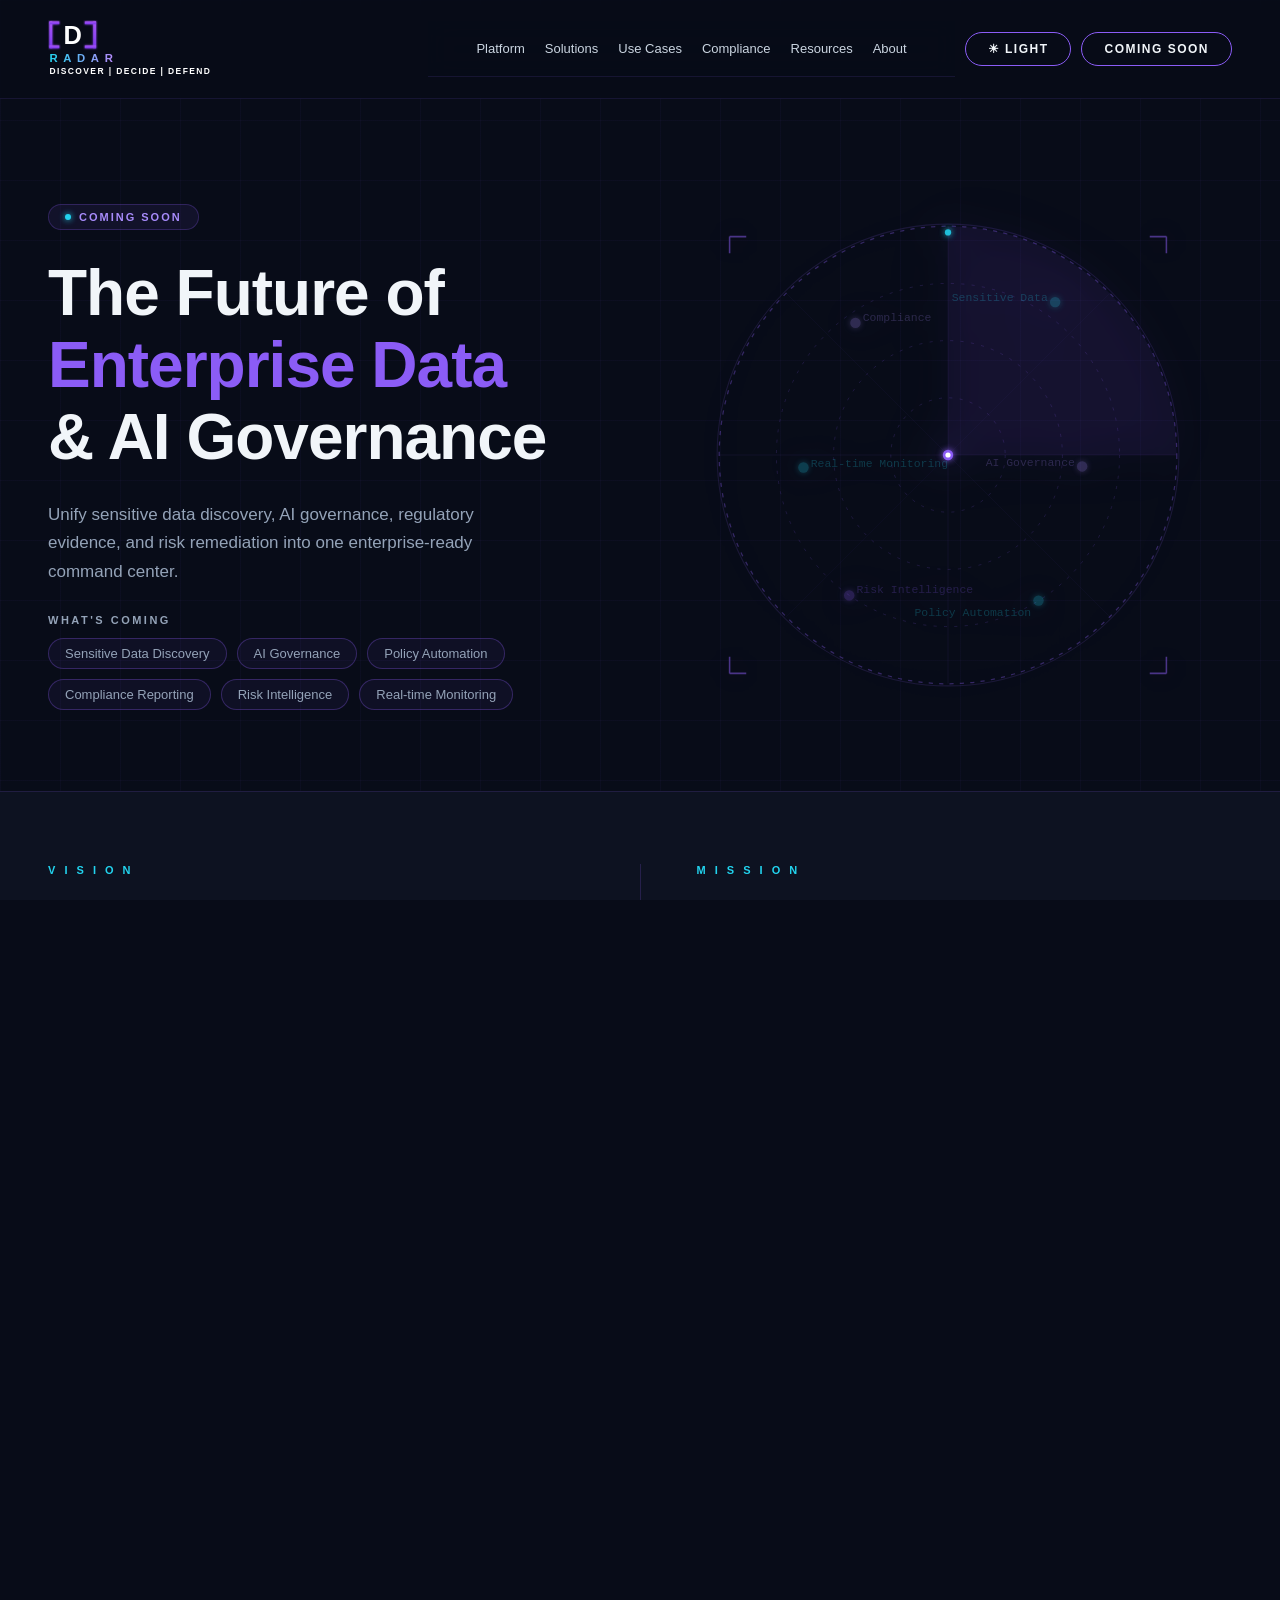
<file: index.html>
<!DOCTYPE html>
<html lang="en">
<head>
  <meta charset="UTF-8" />
  <meta name="viewport" content="width=device-width, initial-scale=1.0" />
  <title>[D]-RADAR — The Future of Enterprise Data & AI Governance</title>
  <link rel="icon" type="image/svg+xml" href="favicon.svg"/>
  <meta name="description" content="D-Radar is the command center for enterprise data and AI governance. Data Lineage, AI Model Governance, Policy Automation, Compliance Reporting." />
  <style>
    *, *::before, *::after { box-sizing: border-box; margin: 0; padding: 0; }

    :root {
      --bg:        #080c18;
      --bg2:       #0d1221;
      --purple:    #8b5cf6;
      --purple2:   #a78bfa;
      --cyan:      #22d3ee;
      --text:      #f1f5f9;
      --muted:     #94a3b8;
      --border:    rgba(139,92,246,0.25);
    }

    html, body {
      height: 100%;
      font-family: 'Inter', -apple-system, BlinkMacSystemFont, 'Segoe UI', sans-serif;
      background: var(--bg);
      color: var(--text);
      overflow-x: hidden;
    }

    /* ── NAV ── */
    nav {
      position: fixed; top: 0; left: 0; right: 0; z-index: 100;
      display: flex; align-items: center; justify-content: space-between;
      padding: 20px 48px;
      background: rgba(8,12,24,0.85);
      backdrop-filter: blur(12px);
      border-bottom: 1px solid rgba(139,92,246,0.12);
    }

    .logo {
      display: flex; align-items: center;
      text-decoration: none;
      gap: 0;
    }
    .logo svg { height: 58px; width: auto; }

    .nav-cta {
      padding: 9px 22px;
      border: 1.5px solid var(--purple);
      border-radius: 999px;
      font-size: 12px; font-weight: 600; letter-spacing: 1.5px;
      color: var(--text); text-transform: uppercase;
      cursor: pointer; background: transparent;
      transition: background 0.2s, color 0.2s;
    }
    .nav-cta:hover { background: var(--purple); color: #fff; }

    /* ── HERO ── */
    .hero {
      display: grid;
      grid-template-columns: 1fr 1fr;
      align-items: center;
      padding: 96px 48px 72px;
      gap: 48px;
      max-width: 1400px;
      margin: 0 auto;
    }

    .hero-left { display: flex; flex-direction: column; gap: 28px; }

    .badge {
      display: inline-flex; align-items: center; gap: 8px;
      padding: 6px 16px;
      border: 1px solid var(--border);
      border-radius: 999px;
      font-size: 11px; font-weight: 700; letter-spacing: 2px;
      color: var(--purple2); text-transform: uppercase;
      background: rgba(139,92,246,0.08);
      width: fit-content;
    }
    .badge-dot {
      width: 6px; height: 6px; border-radius: 50%;
      background: var(--cyan);
      box-shadow: 0 0 6px var(--cyan);
      animation: pulse 2s ease-in-out infinite;
    }
    @keyframes pulse {
      0%, 100% { opacity: 1; transform: scale(1); }
      50% { opacity: 0.5; transform: scale(0.8); }
    }

    h1 {
      font-size: clamp(38px, 5vw, 64px);
      font-weight: 800;
      line-height: 1.12;
      letter-spacing: -1px;
    }
    h1 .accent { color: var(--purple); }

    .subtitle {
      font-size: 17px;
      color: var(--muted);
      line-height: 1.65;
      max-width: 440px;
    }

    /* ── EMAIL FORM ── */
    .form-row {
      display: flex; gap: 0;
      max-width: 420px;
    }
    .form-row input {
      flex: 1;
      padding: 14px 20px;
      background: rgba(255,255,255,0.05);
      border: 1.5px solid rgba(139,92,246,0.35);
      border-right: none;
      border-radius: 10px 0 0 10px;
      font-size: 14px; color: var(--text);
      outline: none;
      transition: border-color 0.2s;
    }
    .form-row input::placeholder { color: var(--muted); }
    .form-row input:focus { border-color: var(--purple); }
    .form-row button {
      padding: 14px 26px;
      background: var(--purple);
      border: none;
      border-radius: 0 10px 10px 0;
      font-size: 14px; font-weight: 700; color: #fff;
      cursor: pointer;
      transition: background 0.2s, transform 0.1s;
      white-space: nowrap;
    }
    .form-row button:hover { background: #7c3aed; }
    .form-row button:active { transform: scale(0.98); }

    .form-note {
      font-size: 12px; color: var(--muted);
      margin-top: 6px;
    }

    /* ── WHAT'S COMING ── */
    .features-label {
      font-size: 11px; font-weight: 700; letter-spacing: 2.5px;
      color: var(--muted); text-transform: uppercase;
    }
    .features-pills {
      display: flex; flex-wrap: wrap; gap: 10px;
    }
    .pill {
      padding: 7px 16px;
      border: 1px solid rgba(139,92,246,0.3);
      border-radius: 999px;
      font-size: 13px; color: var(--muted);
      background: rgba(139,92,246,0.06);
      transition: border-color 0.2s, color 0.2s, background 0.2s;
      cursor: default;
    }
    .pill:hover {
      border-color: var(--purple);
      color: var(--purple2);
      background: rgba(139,92,246,0.12);
    }

    /* ── SUCCESS STATE ── */
    .success-msg {
      display: none;
      align-items: center;
      padding: 14px 20px;
      background: rgba(34,211,238,0.08);
      border: 1px solid rgba(34,211,238,0.3);
      border-radius: 10px;
      font-size: 14px; color: var(--cyan);
      max-width: 420px;
    }
    .success-msg.show { display: flex; }

    /* ── RADAR ── */
    .hero-right {
      display: flex; align-items: center; justify-content: center;
      position: relative;
    }

    .radar-wrap {
      position: relative;
      width: min(520px, 90vw);
      aspect-ratio: 1;
      isolation: isolate;
    }

    .radar-svg {
      width: 100%; height: 100%;
      overflow: visible;
    }

    /* Rotating sweep */
    .sweep-group {
      transform-origin: 50% 50%;
      animation: spin 6s linear infinite;
    }
    @keyframes spin {
      from { transform: rotate(0deg); }
      to   { transform: rotate(360deg); }
    }

    /* Blips — flash when sweep hits them */
    .blip {
      animation: blip-flash 6s ease-out infinite;
      opacity: 0.25;
    }
    @keyframes blip-flash {
      0%   { opacity: 1; }
      15%  { opacity: 0.7; }
      40%  { opacity: 0.25; }
      100% { opacity: 0.25; }
    }

    /* Glow on radar circle */
    .radar-glow {
      filter: drop-shadow(0 0 18px rgba(139,92,246,0.4))
              drop-shadow(0 0 36px rgba(139,92,246,0.15));
    }

    /* ── FOOTER ── */
    footer {
      border-top: 1px solid rgba(139,92,246,0.12);
      padding: 24px 48px;
      display: flex; align-items: center; justify-content: space-between;
      font-size: 13px; color: var(--muted);
      max-width: 100%;
    }
    footer a { color: var(--muted); text-decoration: none; }
    footer a:hover { color: var(--purple2); }

    /* ── BG GRID ── */
    body::before {
      content: '';
      position: fixed; inset: 0; z-index: 0;
      background-image:
        linear-gradient(rgba(139,92,246,0.04) 1px, transparent 1px),
        linear-gradient(90deg, rgba(139,92,246,0.04) 1px, transparent 1px);
      background-size: 60px 60px;
      pointer-events: none;
    }
    nav, .hero, .vm-section, .notify-section, footer { position: relative; z-index: 1; }

    /* ── LIGHT MODE ── */
    body.light { background: #f8f9ff; color: #1e1b4b; }
    body.light::before { background: radial-gradient(circle at 15% 10%,rgba(79,70,229,.1),transparent 28rem),linear-gradient(180deg,#f8f9ff,#eef2ff 70%); }
    body.light::after { background-image: linear-gradient(rgba(79,70,229,.04) 1px,transparent 1px),linear-gradient(90deg,rgba(79,70,229,.04) 1px,transparent 1px); }
    body.light nav { background: rgba(255,255,255,.95); border-bottom-color: rgba(79,70,229,.15); }
    @media (max-width: 1024px) { body.light nav { background: rgba(255,255,255,1); backdrop-filter: none; } body.light .nav-links-home { background: rgba(255,255,255,1); } }
    /* !important overrides inline style= on nav links */
    body.light nav a { color: #374151 !important; }
    body.light nav a:hover { color: #4f46e5 !important; }
    body.light .logo-d { fill: #1e1b4b; }
    body.light .logo-tagline { fill: #000000 !important; }
    body.light h1 { color: #1e1b4b; }
    body.light h1 .accent { color: #4f46e5; }
    body.light .subtitle { color: #374151; }
    body.light .badge { background: rgba(79,70,229,.08); border-color: rgba(79,70,229,.25); color: #4f46e5; }
    body.light .badge-dot { background: #4f46e5; box-shadow: 0 0 6px #4f46e5; }
    body.light .features-label { color: #374151; font-weight: 800; }
    body.light .pill { border-color: rgba(79,70,229,.25); color: #374151; background: rgba(79,70,229,.05); }
    body.light .pill:hover { border-color: #4f46e5; color: #4f46e5; background: rgba(79,70,229,.1); }
    body.light .form-row input { background: #fff; border-color: rgba(79,70,229,.35); color: #1e1b4b; }
    body.light .form-row input::placeholder { color: #94a3b8; }
    body.light .form-row button { background: #4f46e5; }
    body.light .form-row button:hover { background: #4338ca; }
    body.light .form-note { color: #64748b; }
    body.light footer { border-top-color: rgba(79,70,229,.14); color: #64748b; }
    body.light footer a { color: #64748b; }
    body.light footer a:hover { color: #4f46e5; }
    body.light .nav-cta { border-color: rgba(79,70,229,.4); color: #4f46e5 !important; }
    body.light .nav-cta:hover { background: #4f46e5; color: #fff !important; }
    body.light .ham-btn { border-color: rgba(79,70,229,.4); color: #4f46e5; }
    body.light .nav-links-home { background: rgba(255,255,255,1); border-bottom-color: rgba(79,70,229,.15); }
    body.light .nav-links-home a { border-bottom-color: rgba(79,70,229,.08); }
    body.light .success-msg { background: rgba(79,70,229,.08); border-color: rgba(79,70,229,.3); color: #4f46e5; }
    body.light .radar-svg text { fill: #0f172a !important; fill-opacity: 1 !important; }
    body.light .blip { opacity: 1 !important; animation: none !important; }

    /* ── VISION / MISSION ── */
    .vm-section {
      background: #0d1221;
      border-top: 1px solid rgba(139,92,246,.15);
      border-bottom: 1px solid rgba(139,92,246,.15);
      padding: 72px 48px;
    }
    .vm-inner {
      max-width: 1200px; margin: 0 auto;
      display: grid; grid-template-columns: 1fr auto 1fr; gap: 0; align-items: start;
    }
    .vm-label {
      font-size: 11px; font-weight: 700; letter-spacing: 3px;
      text-transform: uppercase; display: block; margin-bottom: 20px;
    }
    .vm-label-vision, .vm-label-mission { color: var(--cyan); }
    .vm-heading {
      font-size: clamp(28px, 3.5vw, 46px); font-weight: 900;
      color: #fff; line-height: 1.1; letter-spacing: -1px; margin: 0;
    }
    .vm-rule {
      width: 60px; height: 3px; background: var(--cyan);
      margin: 24px 0 28px; border-radius: 2px;
    }
    .vm-body {
      font-size: 15px; color: var(--muted); line-height: 1.65; max-width: 480px;
    }
    .vm-body + .vm-body { margin-top: 14px; }
    .vm-divider {
      width: 1px; background: rgba(139,92,246,.2);
      margin: 0 56px; align-self: stretch; min-height: 200px;
    }
    .vm-cards { display: flex; flex-direction: column; gap: 14px; margin-top: 0; }
    .vm-card {
      border-left: 3px solid var(--accent);
      background: rgba(255,255,255,.04);
      border-radius: 0 12px 12px 0;
      padding: 16px 20px;
    }
    .vm-card strong { display: block; font-size: 15px; font-weight: 700; color: #fff; margin-bottom: 5px; }
    .vm-card p { font-size: 13px; color: var(--muted); line-height: 1.5; margin: 0; }

    /* light mode */
    body.light .vm-section { background: #eef2ff; border-color: rgba(79,70,229,.15); }
    body.light .vm-label-vision,
    body.light .vm-label-mission { color: #4f46e5; }
    body.light .vm-heading { color: #1e1b4b; }
    body.light .vm-rule { background: #4f46e5; }
    body.light .vm-body { color: #374151; }
    body.light .vm-divider { background: rgba(79,70,229,.2); }
    body.light .vm-card { background: rgba(79,70,229,.08); }
    body.light .vm-card strong { color: #1e1b4b; }
    body.light .vm-card p { color: #374151; }

    /* ── NOTIFY SECTION ── */
    .notify-section {
      padding: 72px 48px;
      border-top: 1px solid rgba(139,92,246,.15);
    }
    .notify-inner {
      max-width: 1200px; margin: 0 auto;
      display: flex; align-items: center; justify-content: space-between;
      gap: 48px; flex-wrap: wrap;
    }
    .notify-heading {
      font-size: clamp(28px, 3vw, 42px); font-weight: 900;
      color: #fff; line-height: 1.1; letter-spacing: -1px; margin: 0 0 10px;
    }
    .notify-sub { font-size: 16px; color: var(--muted); line-height: 1.6; }
    .notify-form-wrap { flex: 1; min-width: 280px; max-width: 440px; display: flex; flex-direction: column; gap: 10px; }
    body.light .notify-heading { color: #1e1b4b; }
    body.light .notify-sub { color: #374151; }
    body.light .notify-section { border-top-color: rgba(79,70,229,.15); }

    /* Hide radar while mobile menu is open to prevent GPU layer bleed-through */
    body.menu-open .sweep-group,
    body.menu-open .blip { animation-play-state: paused; }
    body.menu-open .radar-wrap { visibility: hidden; }

    /* ── HAMBURGER ── */
    .nav-links-home { display: flex; align-items: center; gap: 20px; }
    .ham-btn {
      display: none; background: transparent; border: 1px solid rgba(139,92,246,.35);
      color: #a78bfa; border-radius: 10px; padding: 8px 10px; cursor: pointer;
      line-height: 0; transition: .2s; touch-action: manipulation;
    }
    .ham-btn:hover { background: rgba(139,92,246,.12); }
    .nav-actions-home { display: flex; align-items: center; gap: 10px; }

    /* ── RESPONSIVE ── */
    @media (max-width: 1024px) {
      nav { padding: 16px 24px; background: rgba(8,12,24,.98); backdrop-filter: none; }
      .nav-links-home {
        display: none; flex-direction: column; align-items: stretch;
        position: absolute; top: 100%; left: -24px; right: -24px;
        background: #080c18;
        border-bottom: 1px solid rgba(139,92,246,.2);
        padding: 8px 0; z-index: 9999;
      }
      .nav-links-home.open { display: flex; }
      .nav-links-home a {
        padding: 14px 24px !important; font-size: 15px !important;
        border-bottom: 1px solid rgba(139,92,246,.08);
      }
      .nav-links-home a:last-child { border-bottom: none; }
      .ham-btn { display: inline-flex; }
      .nav-cta-coming-soon { display: none; }
      .hero {
        grid-template-columns: 1fr;
        padding: 80px 24px 60px;
        text-align: center;
      }
      .hero-left { align-items: center; }
      .subtitle { max-width: 100%; }
      .form-row { max-width: 100%; }
      .features-pills { justify-content: center; }
      .hero-right { order: -1; }
      .radar-wrap { width: min(320px, 80vw); }
      footer { padding: 20px 24px; flex-direction: column; gap: 8px; text-align: center; }
      .vm-section { padding: 52px 24px; }
      .notify-section { padding: 52px 24px; }
      .notify-inner { flex-direction: column; align-items: flex-start; }
      .notify-form-wrap { max-width: 100%; width: 100%; }
      .vm-inner { grid-template-columns: 1fr; gap: 48px; }
      .vm-divider { display: none; }
      .vm-body { max-width: 100%; }
    }
  </style>
</head>
<body>

<!-- NAV -->
<nav>
  <a class="logo" href="#">
    <svg viewBox="0 0 238 82" fill="none" xmlns="http://www.w3.org/2000/svg">
      <defs>
        <linearGradient id="bracketGrad" x1="0" y1="0" x2="0" y2="1">
          <stop offset="0%" stop-color="#a855f7"/>
          <stop offset="100%" stop-color="#7c3aed"/>
        </linearGradient>
        <linearGradient id="textGrad" x1="0" y1="0" x2="1" y2="0">
          <stop offset="0%" stop-color="#22d3ee"/>
          <stop offset="100%" stop-color="#c084fc"/>
        </linearGradient>
        <filter id="lglow"><feGaussianBlur stdDeviation="1.5" result="b"/><feMerge><feMergeNode in="b"/><feMergeNode in="SourceGraphic"/></feMerge></filter>
      </defs>
      <g filter="url(#lglow)">
        <rect x="2"  y="2"  width="4" height="38" fill="url(#bracketGrad)"/>
        <rect x="2"  y="2"  width="14" height="4"  fill="url(#bracketGrad)"/>
        <rect x="2"  y="36" width="14" height="4"  fill="url(#bracketGrad)"/>
      </g>
      <g filter="url(#lglow)">
        <rect x="64" y="2"  width="4" height="38" fill="url(#bracketGrad)"/>
        <rect x="52" y="2"  width="16" height="4"  fill="url(#bracketGrad)"/>
        <rect x="52" y="36" width="16" height="4"  fill="url(#bracketGrad)"/>
      </g>
      <text x="35" y="34" font-family="Arial Black,Arial,sans-serif" font-weight="900"
            font-size="36" fill="white" text-anchor="middle" class="logo-d">D</text>
      <text x="2" y="60" font-family="Arial,sans-serif" font-weight="700"
            font-size="16" fill="url(#textGrad)" letter-spacing="8">RADAR</text>
      <text x="2" y="77" font-family="Arial,sans-serif" font-weight="700"
            font-size="12" fill="white" letter-spacing="2" class="logo-tagline">DISCOVER  |  DECIDE  |  DEFEND</text>
    </svg>
  </a>
  <div class="nav-actions-home">
    <nav id="index-nav-links" class="nav-links-home">
      <a href="platform.html" style="font-size:13px;color:#cbd5e1;text-decoration:none;font-weight:500;">Platform</a>
      <a href="solutions.html" style="font-size:13px;color:#cbd5e1;text-decoration:none;font-weight:500;">Solutions</a>
      <a href="use-cases.html" style="font-size:13px;color:#cbd5e1;text-decoration:none;font-weight:500;">Use Cases</a>
      <a href="compliance.html" style="font-size:13px;color:#cbd5e1;text-decoration:none;font-weight:500;">Compliance</a>
      <a href="resources.html" style="font-size:13px;color:#cbd5e1;text-decoration:none;font-weight:500;">Resources</a>
      <a href="about.html" style="font-size:13px;color:#cbd5e1;text-decoration:none;font-weight:500;">About</a>
    </nav>
    <button id="theme-toggle" class="nav-cta" style="font-size:12px;">☀ Light</button>
    <button class="nav-cta nav-cta-coming-soon" onclick="document.getElementById('email').focus()">Coming Soon</button>
    <button id="ham-btn" class="ham-btn" aria-label="Open navigation menu" aria-expanded="false" aria-controls="index-nav-links">
      <svg viewBox="0 0 24 24" width="20" height="20" fill="none" stroke="currentColor" stroke-width="2.5" stroke-linecap="round" aria-hidden="true"><line x1="3" y1="6" x2="21" y2="6"/><line x1="3" y1="12" x2="21" y2="12"/><line x1="3" y1="18" x2="21" y2="18"/></svg>
    </button>
  </div>
</nav>

<!-- HERO -->
<section class="hero">
  <div class="hero-left">
    <span class="badge"><span class="badge-dot"></span>Coming Soon</span>

    <h1>The Future of<br><span class="accent">Enterprise Data</span><br>&amp; AI Governance</h1>

    <p class="subtitle">
      Unify sensitive data discovery, AI governance, regulatory evidence, and risk remediation into one enterprise-ready command center.
    </p>

    <div style="display:flex;flex-direction:column;gap:12px">
      <span class="features-label">What's Coming</span>
      <div class="features-pills">
        <span class="pill">Sensitive Data Discovery</span>
        <span class="pill">AI Governance</span>
        <span class="pill">Policy Automation</span>
        <span class="pill">Compliance Reporting</span>
        <span class="pill">Risk Intelligence</span>
        <span class="pill">Real-time Monitoring</span>
      </div>
    </div>
  </div>

  <!-- RADAR -->
  <div class="hero-right">
    <div class="radar-wrap">
      <svg class="radar-svg radar-glow" viewBox="0 0 500 500" fill="none" xmlns="http://www.w3.org/2000/svg">
        <defs>
          <filter id="lineGlow" x="-50%" y="-50%" width="200%" height="200%">
            <feGaussianBlur stdDeviation="3" result="blur"/>
            <feMerge><feMergeNode in="blur"/><feMergeNode in="SourceGraphic"/></feMerge>
          </filter>
          <filter id="blipGlow" x="-100%" y="-100%" width="300%" height="300%">
            <feGaussianBlur stdDeviation="3" result="blur"/>
            <feMerge><feMergeNode in="blur"/><feMergeNode in="SourceGraphic"/></feMerge>
          </filter>
          <clipPath id="radarClip">
            <circle cx="250" cy="250" r="220"/>
          </clipPath>
        </defs>

        <!-- Outer ring glow -->
        <circle cx="250" cy="250" r="222" stroke="#8b5cf6" stroke-width="1" stroke-opacity="0.15"/>

        <!-- Concentric circles -->
        <circle cx="250" cy="250" r="220" stroke="#8b5cf6" stroke-width="1.2" stroke-opacity="0.35" stroke-dasharray="4 6"/>
        <circle cx="250" cy="250" r="165" stroke="#8b5cf6" stroke-width="0.8" stroke-opacity="0.2" stroke-dasharray="3 7"/>
        <circle cx="250" cy="250" r="110" stroke="#8b5cf6" stroke-width="0.8" stroke-opacity="0.2" stroke-dasharray="3 7"/>
        <circle cx="250" cy="250" r="55"  stroke="#8b5cf6" stroke-width="0.8" stroke-opacity="0.2" stroke-dasharray="3 7"/>

        <!-- Cross-hair lines -->
        <line x1="30"  y1="250" x2="470" y2="250" stroke="#8b5cf6" stroke-width="0.5" stroke-opacity="0.15"/>
        <line x1="250" y1="30"  x2="250" y2="470" stroke="#8b5cf6" stroke-width="0.5" stroke-opacity="0.15"/>
        <line x1="94"  y1="94"  x2="406" y2="406" stroke="#8b5cf6" stroke-width="0.4" stroke-opacity="0.1"/>
        <line x1="406" y1="94"  x2="94"  y2="406" stroke="#8b5cf6" stroke-width="0.4" stroke-opacity="0.1"/>

        <!-- Rotating sweep group (6s period) -->
        <g class="sweep-group" style="transform-origin:250px 250px">
          <path d="M250,250 L250,30 A220,220,0,0,1,470,250 Z"
                fill="#8b5cf6" fill-opacity="0.07" clip-path="url(#radarClip)"/>
          <line x1="250" y1="250" x2="250" y2="32"
                stroke="#22d3ee" stroke-width="1.8" stroke-linecap="round"
                filter="url(#lineGlow)" stroke-opacity="0.95"/>
          <circle cx="250" cy="36" r="3" fill="#22d3ee" filter="url(#blipGlow)" opacity="0.9"/>
        </g>

        <!-- Labeled blips — delay = angle/360 * 6s -->

        <!-- Sensitive Data Discovery ~35°: delay=0.58s, r=165 -->
        <g class="blip" style="animation-delay:0.58s">
          <circle cx="353" cy="103" r="5" fill="#22d3ee" filter="url(#blipGlow)"/>
          <text x="346" y="102" font-size="11" fill="#22d3ee" fill-opacity="0.9" font-family="monospace" text-anchor="end" class="rl">Sensitive Data</text>
        </g>

        <!-- AI Governance ~95°: delay=1.58s, r=110 -->
        <g class="blip" style="animation-delay:1.58s">
          <circle cx="379" cy="261" r="5" fill="#a78bfa" filter="url(#blipGlow)"/>
          <text font-size="11" fill="#a78bfa" fill-opacity="0.9" font-family="monospace" text-anchor="end" class="rl" x="372" y="261">AI Governance</text>
        </g>

        <!-- Policy Automation ~150°: delay=2.50s, r=165 -->
        <g class="blip" style="animation-delay:2.50s">
          <circle cx="337" cy="390" r="5" fill="#22d3ee" filter="url(#blipGlow)"/>
          <text x="330" y="405" font-size="11" fill="#22d3ee" fill-opacity="0.9" font-family="monospace" text-anchor="end" class="rl">Policy Automation</text>
        </g>

        <!-- Risk Intelligence ~210°: delay=3.50s, r=155 -->
        <g class="blip" style="animation-delay:3.50s">
          <circle cx="155" cy="385" r="5" fill="#8b5cf6" filter="url(#blipGlow)"/>
          <text x="162" y="383" font-size="11" fill="#8b5cf6" fill-opacity="0.9" font-family="monospace" text-anchor="start" class="rl">Risk Intelligence</text>
        </g>

        <!-- Real-time Monitoring ~270°: delay=4.50s, r=110 -->
        <g class="blip" style="animation-delay:4.50s">
          <circle cx="111" cy="262" r="5" fill="#22d3ee" filter="url(#blipGlow)"/>
          <text font-size="11" fill="#22d3ee" fill-opacity="0.9" font-family="monospace" text-anchor="start" class="rl" x="118" y="262">Real-time Monitoring</text>
        </g>

        <!-- Compliance Reporting ~305°: delay=5.08s, r=165 -->
        <g class="blip" style="animation-delay:5.08s">
          <circle cx="161" cy="123" r="5" fill="#a78bfa" filter="url(#blipGlow)"/>
          <text x="168" y="121" font-size="11" fill="#a78bfa" fill-opacity="0.9" font-family="monospace" text-anchor="start" class="rl">Compliance</text>
        </g>

        <!-- Centre dot -->
        <circle cx="250" cy="250" r="5" fill="#8b5cf6" filter="url(#blipGlow)"/>
        <circle cx="250" cy="250" r="2.5" fill="#fff"/>

        <!-- Corner bracket decorations -->
        <g stroke="#8b5cf6" stroke-width="1.5" stroke-opacity="0.5">
          <path d="M40,40 L40,56 M40,40 L56,40"/>
          <path d="M460,40 L460,56 M460,40 L444,40"/>
          <path d="M40,460 L40,444 M40,460 L56,460"/>
          <path d="M460,460 L460,444 M460,460 L444,460"/>
        </g>

      </svg>
    </div>
  </div>
</section>

<!-- VISION / MISSION (moved up, right after hero) -->
<section class="vm-section">
  <div class="vm-inner">

    <!-- LEFT: VISION -->
    <div class="vm-vision">
      <span class="vm-label vm-label-vision">V I S I O N</span>
      <h2 class="vm-heading">The Global Enterprise Trust Layer</h2>
      <div class="vm-rule"></div>
      <p class="vm-body">Enterprises should be able to discover, decide, and defend data risk continuously — across cloud, SaaS, AI, databases, and jurisdictions.</p>
      <p class="vm-body">D-RADAR turns fragmented data security, governance, and compliance signals into a computed trust layer for the modern enterprise.</p>
    </div>

    <!-- DIVIDER -->
    <div class="vm-divider"></div>

    <!-- RIGHT: MISSION -->
    <div class="vm-mission">
      <span class="vm-label vm-label-mission">M I S S I O N</span>
      <h2 class="vm-heading">Make Data Risk a Computed Property</h2>
      <div class="vm-rule" style="background:var(--purple)"></div>
      <div class="vm-cards">
        <div class="vm-card" style="--accent:#22d3ee">
          <strong>Discover</strong>
          <p>Know where sensitive and critical data lives, who owns it, and how it moves.</p>
        </div>
        <div class="vm-card" style="--accent:#4f8ef7">
          <strong>Decide</strong>
          <p>Compute what matters most using exposure, access, business criticality, and control posture.</p>
        </div>
        <div class="vm-card" style="--accent:#f59e0b">
          <strong>Defend</strong>
          <p>Reduce risk through automated remediation, policy enforcement, and evidence-ready controls.</p>
        </div>
      </div>
    </div>

  </div>
</section>

<!-- NOTIFY SECTION -->
<section class="notify-section">
  <div class="notify-inner">
    <div class="notify-text">
      <span class="badge" style="margin-bottom:16px"><span class="badge-dot"></span>Coming Soon</span>
      <h2 class="notify-heading">Be first in line</h2>
      <p class="notify-sub">Get early access when [D]-Radar launches for enterprise teams.</p>
    </div>
    <div class="notify-form-wrap">
      <div class="form-row" id="form-row">
        <input type="email" id="email" placeholder="your@company.com" autocomplete="email" />
        <button onclick="handleNotify()">Notify Me</button>
      </div>
      <div class="success-msg" id="success">
        ✓&nbsp; You're on the list — we'll reach out when D-Radar launches.
      </div>
      <p class="form-note">No spam. Early access for enterprise teams.</p>
    </div>
  </div>
</section>

<!-- FOOTER -->
<footer>
  <span>© 2026 [D]-Radar. All rights reserved.</span>
  <div style="display:flex;gap:24px;align-items:center;">
    <a href="mailto:hello@dradar.in">hello@dradar.in</a>
    <span style="color:var(--purple);font-weight:700;letter-spacing:1px;">[D]RADAR.IN</span>
  </div>
</footer>

<script>
  function handleNotify() {
    const email = document.getElementById('email').value.trim()
    if (!email || !email.includes('@')) {
      document.getElementById('email').style.borderColor = '#ef4444'
      setTimeout(() => document.getElementById('email').style.borderColor = '', 1500)
      return
    }
    window.location.href = 'mailto:hello@dradar.in?subject=Early%20Access%20Request&body=Email%3A%20' + encodeURIComponent(email)
    document.getElementById('form-row').style.display = 'none'
    document.getElementById('success').classList.add('show')
  }

  document.getElementById('email').addEventListener('keydown', e => {
    if (e.key === 'Enter') handleNotify()
  })

  // Home page hamburger
  ;(function() {
    const hamBtn = document.getElementById('ham-btn')
    const navLinks = document.getElementById('index-nav-links')
    if (!hamBtn || !navLinks) return
    const HAM = '<svg viewBox="0 0 24 24" width="20" height="20" fill="none" stroke="currentColor" stroke-width="2.5" stroke-linecap="round" aria-hidden="true"><line x1="3" y1="6" x2="21" y2="6"/><line x1="3" y1="12" x2="21" y2="12"/><line x1="3" y1="18" x2="21" y2="18"/></svg>'
    const X = '<svg viewBox="0 0 24 24" width="20" height="20" fill="none" stroke="currentColor" stroke-width="2.5" stroke-linecap="round" aria-hidden="true"><line x1="4" y1="4" x2="20" y2="20"/><line x1="20" y1="4" x2="4" y2="20"/></svg>'
    function closeMenu() {
      navLinks.classList.remove('open')
      hamBtn.setAttribute('aria-expanded', 'false')
      hamBtn.innerHTML = HAM
      document.body.classList.remove('menu-open')
    }
    hamBtn.addEventListener('click', e => {
      e.stopPropagation()
      const open = navLinks.classList.toggle('open')
      hamBtn.setAttribute('aria-expanded', String(open))
      hamBtn.innerHTML = open ? X : HAM
      document.body.classList.toggle('menu-open', open)
    })
    navLinks.querySelectorAll('a').forEach(a => a.addEventListener('click', closeMenu))
    document.addEventListener('click', e => {
      if (navLinks.classList.contains('open') && !navLinks.contains(e.target) && !hamBtn.contains(e.target)) closeMenu()
    })
  })()

  ;(function() {
    const btn = document.getElementById('theme-toggle')
    function applyTheme(light) {
      document.body.classList.toggle('light', light)
      if (btn) btn.textContent = light ? '🌑 Dark' : '☀ Light'
    }
    applyTheme(localStorage.getItem('theme') === 'light')
    if (btn) {
      btn.addEventListener('click', () => {
        const isLight = !document.body.classList.contains('light')
        applyTheme(isLight)
        localStorage.setItem('theme', isLight ? 'light' : 'dark')
      })
    }
  })()
</script>
</body>
</html>
</file>
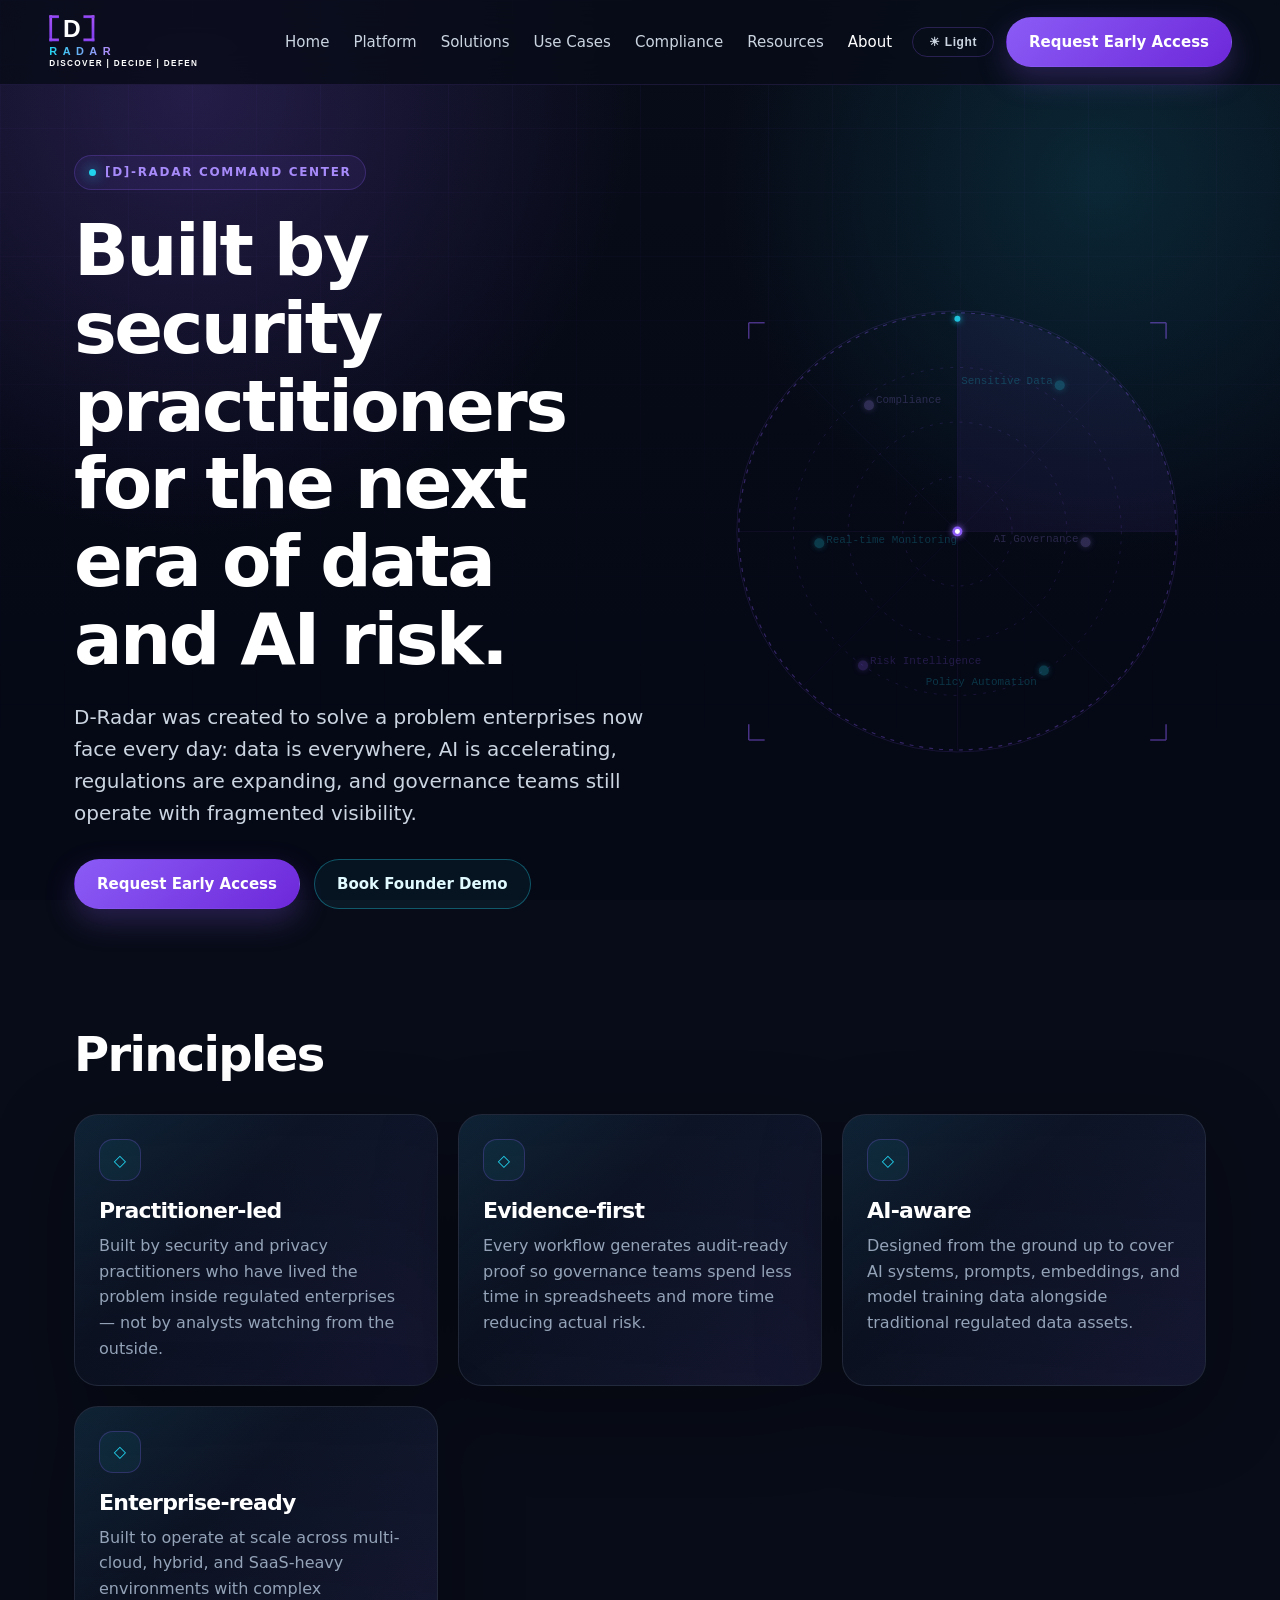
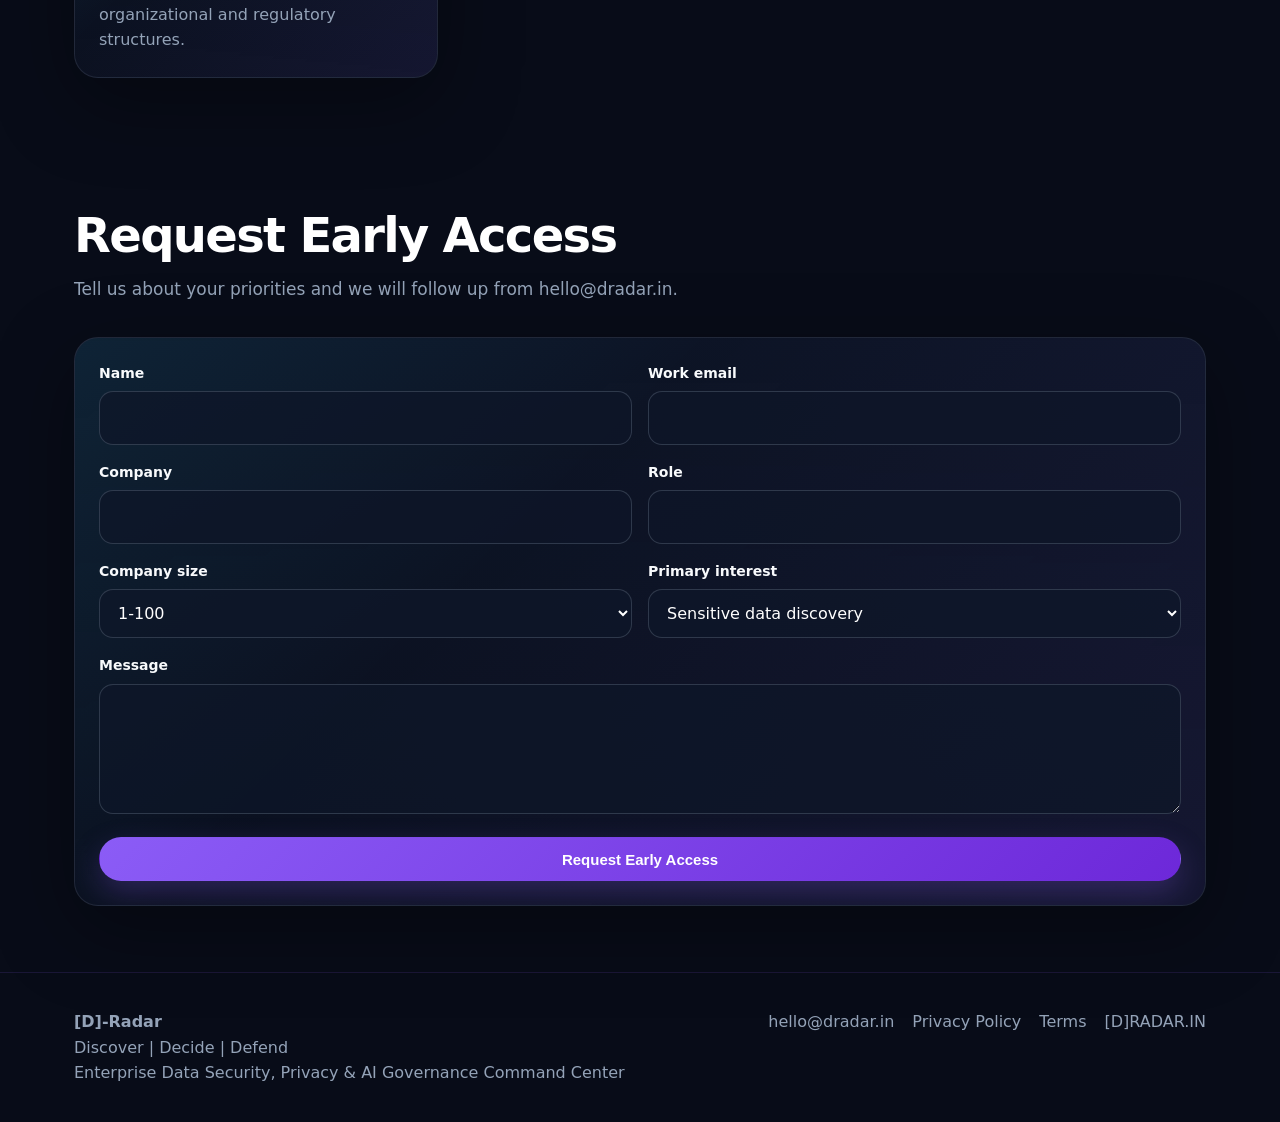
<file: about.html>
<!DOCTYPE html><html lang="en"><head><meta charset="UTF-8"><meta name="viewport" content="width=device-width, initial-scale=1.0"><title>About & Contact — [D]-RADAR</title><link rel="icon" type="image/svg+xml" href="favicon.svg"/><meta name="description" content="Learn about D-Radar and request early access or a founder demo."><meta property="og:title" content="About & Contact — D-Radar"><meta property="og:description" content="Learn about D-Radar and request early access or a founder demo."><meta property="og:type" content="website"><meta property="og:url" content="https://dradar.in/about.html"><meta property="og:site_name" content="D-Radar"><link rel="canonical" href="https://dradar.in/about.html"><link rel="stylesheet" href="styles.css"></head><body><a class="skip-link" href="#main">Skip to content</a><header class="navbar"><div class="nav-inner"><a class="logo" href="index.html" aria-label="D-Radar home"><svg viewBox="0 0 220 82" fill="none" xmlns="http://www.w3.org/2000/svg" aria-hidden="true"><defs><linearGradient id="bracketGrad" x1="0" y1="0" x2="0" y2="1"><stop offset="0%" stop-color="#a855f7"/><stop offset="100%" stop-color="#7c3aed"/></linearGradient><linearGradient id="textGrad" x1="0" y1="0" x2="1" y2="0"><stop offset="0%" stop-color="#22d3ee"/><stop offset="100%" stop-color="#c084fc"/></linearGradient></defs><rect x="2" y="2" width="4" height="38" fill="url(#bracketGrad)"/><rect x="2" y="2" width="14" height="4" fill="url(#bracketGrad)"/><rect x="2" y="36" width="14" height="4" fill="url(#bracketGrad)"/><rect x="64" y="2" width="4" height="38" fill="url(#bracketGrad)"/><rect x="52" y="2" width="16" height="4" fill="url(#bracketGrad)"/><rect x="52" y="36" width="16" height="4" fill="url(#bracketGrad)"/><text x="35" y="34" font-family="Arial Black,Arial,sans-serif" font-weight="900" font-size="36" fill="white" text-anchor="middle" class="logo-d">D</text><text x="2" y="60" font-family="Arial,sans-serif" font-weight="700" font-size="16" fill="url(#textGrad)" letter-spacing="8">RADAR</text><text x="2" y="77" font-family="Arial,sans-serif" font-weight="700" font-size="12" fill="white" letter-spacing="2" class="logo-tagline">DISCOVER | DECIDE | DEFEND</text></svg></a><nav class="nav-links" id="nav-links" aria-label="Primary navigation"><a href="index.html">Home</a><a href="platform.html" >Platform</a><a href="solutions.html" >Solutions</a><a href="use-cases.html" >Use Cases</a><a href="compliance.html" >Compliance</a><a href="resources.html" >Resources</a><a href="about.html" aria-current="page">About</a></nav><div class="nav-actions"><button id="theme-toggle" class="theme-toggle">☀ Light</button><a class="btn btn-primary" href="about.html#contact">Request Early Access</a><button class="menu-toggle" type="button" aria-label="Open navigation menu" aria-controls="nav-links" aria-expanded="false"><svg viewBox="0 0 24 24" width="20" height="20" fill="none" stroke="currentColor" stroke-width="2.5" stroke-linecap="round" aria-hidden="true"><line x1="3" y1="6" x2="21" y2="6"/><line x1="3" y1="12" x2="21" y2="12"/><line x1="3" y1="18" x2="21" y2="18"/></svg></button></div></div></header><main id="main"><section class="hero"><div class="container hero-grid"><div><span class="eyebrow"><span class="dot"></span>[D]-Radar Command Center</span><h1>Built by security practitioners for the next era of data and AI risk.</h1><p class="lead">D-Radar was created to solve a problem enterprises now face every day: data is everywhere, AI is accelerating, regulations are expanding, and governance teams still operate with fragmented visibility.</p><div class="hero-actions"><a class="btn btn-primary" href="about.html#contact">Request Early Access</a><a class="btn btn-secondary" href="about.html#contact">Book Founder Demo</a></div></div><div class="radar-panel" aria-hidden="true"><svg class="radar-svg-panel" viewBox="0 0 500 500" fill="none" xmlns="http://www.w3.org/2000/svg"><defs><filter id="pLG" x="-50%" y="-50%" width="200%" height="200%"><feGaussianBlur stdDeviation="3" result="blur"/><feMerge><feMergeNode in="blur"/><feMergeNode in="SourceGraphic"/></feMerge></filter><filter id="pBG" x="-100%" y="-100%" width="300%" height="300%"><feGaussianBlur stdDeviation="3" result="blur"/><feMerge><feMergeNode in="blur"/><feMergeNode in="SourceGraphic"/></feMerge></filter><clipPath id="pClip"><circle cx="250" cy="250" r="220"/></clipPath></defs><circle cx="250" cy="250" r="222" stroke="#8b5cf6" stroke-width="1" stroke-opacity="0.15"/><circle cx="250" cy="250" r="220" stroke="#8b5cf6" stroke-width="1.2" stroke-opacity="0.35" stroke-dasharray="4 6"/><circle cx="250" cy="250" r="165" stroke="#8b5cf6" stroke-width="0.8" stroke-opacity="0.2" stroke-dasharray="3 7"/><circle cx="250" cy="250" r="110" stroke="#8b5cf6" stroke-width="0.8" stroke-opacity="0.2" stroke-dasharray="3 7"/><circle cx="250" cy="250" r="55" stroke="#8b5cf6" stroke-width="0.8" stroke-opacity="0.2" stroke-dasharray="3 7"/><line x1="30" y1="250" x2="470" y2="250" stroke="#8b5cf6" stroke-width="0.5" stroke-opacity="0.15"/><line x1="250" y1="30" x2="250" y2="470" stroke="#8b5cf6" stroke-width="0.5" stroke-opacity="0.15"/><line x1="94" y1="94" x2="406" y2="406" stroke="#8b5cf6" stroke-width="0.4" stroke-opacity="0.1"/><line x1="406" y1="94" x2="94" y2="406" stroke="#8b5cf6" stroke-width="0.4" stroke-opacity="0.1"/><g class="ssweep" style="transform-origin:250px 250px"><path d="M250,250 L250,30 A220,220,0,0,1,470,250 Z" fill="#8b5cf6" fill-opacity="0.07" clip-path="url(#pClip)"/><line x1="250" y1="250" x2="250" y2="32" stroke="#22d3ee" stroke-width="1.8" stroke-linecap="round" filter="url(#pLG)" stroke-opacity="0.95"/><circle cx="250" cy="36" r="3" fill="#22d3ee" filter="url(#pBG)" opacity="0.9"/></g><g class="sblip" style="animation-delay:0.58s"><circle cx="353" cy="103" r="5" fill="#22d3ee" filter="url(#pBG)"/><text x="346" y="102" font-size="11" fill="#22d3ee" fill-opacity="0.9" font-family="monospace" text-anchor="end" class="rl">Sensitive Data</text></g><g class="sblip" style="animation-delay:1.58s"><circle cx="379" cy="261" r="5" fill="#a78bfa" filter="url(#pBG)"/><text font-size="11" fill="#a78bfa" fill-opacity="0.9" font-family="monospace" text-anchor="end" class="rl" x="372" y="261">AI Governance</text></g><g class="sblip" style="animation-delay:2.47s"><circle cx="337" cy="390" r="5" fill="#22d3ee" filter="url(#pBG)"/><text x="330" y="405" font-size="11" fill="#22d3ee" fill-opacity="0.9" font-family="monospace" text-anchor="end" class="rl">Policy Automation</text></g><g class="sblip" style="animation-delay:3.58s"><circle cx="155" cy="385" r="5" fill="#8b5cf6" filter="url(#pBG)"/><text x="162" y="383" font-size="11" fill="#8b5cf6" fill-opacity="0.9" font-family="monospace" text-anchor="start" class="rl">Risk Intelligence</text></g><g class="sblip" style="animation-delay:4.42s"><circle cx="111" cy="262" r="5" fill="#22d3ee" filter="url(#pBG)"/><text font-size="11" fill="#22d3ee" fill-opacity="0.9" font-family="monospace" text-anchor="start" class="rl" x="118" y="262">Real-time Monitoring</text></g><g class="sblip" style="animation-delay:5.42s"><circle cx="161" cy="123" r="5" fill="#a78bfa" filter="url(#pBG)"/><text x="168" y="121" font-size="11" fill="#a78bfa" fill-opacity="0.9" font-family="monospace" text-anchor="start" class="rl">Compliance</text></g><circle cx="250" cy="250" r="5" fill="#8b5cf6" filter="url(#pBG)"/><circle cx="250" cy="250" r="2.5" fill="#fff"/><g stroke="#8b5cf6" stroke-width="1.5" stroke-opacity="0.5"><path d="M40,40 L40,56 M40,40 L56,40"/><path d="M460,40 L460,56 M460,40 L444,40"/><path d="M40,460 L40,444 M40,460 L56,460"/><path d="M460,460 L460,444 M460,460 L444,460"/></g></svg></div></div></section><section class="section"><div class="container"><div class="section-head"><h2>Principles</h2></div><div class="grid grid-3 "><article class="card"><div class="icon">◇</div><h3>Practitioner-led</h3><p>Built by security and privacy practitioners who have lived the problem inside regulated enterprises — not by analysts watching from the outside.</p></article><article class="card"><div class="icon">◇</div><h3>Evidence-first</h3><p>Every workflow generates audit-ready proof so governance teams spend less time in spreadsheets and more time reducing actual risk.</p></article><article class="card"><div class="icon">◇</div><h3>AI-aware</h3><p>Designed from the ground up to cover AI systems, prompts, embeddings, and model training data alongside traditional regulated data assets.</p></article><article class="card"><div class="icon">◇</div><h3>Enterprise-ready</h3><p>Built to operate at scale across multi-cloud, hybrid, and SaaS-heavy environments with complex organizational and regulatory structures.</p></article></div></div></section><section class="section" id="contact"><div class="container"><div class="section-head"><h2>Request Early Access</h2><p>Tell us about your priorities and we will follow up from hello@dradar.in.</p></div><form class="card form" aria-label="Early access contact form" action="mailto:hello@dradar.in" method="POST" enctype="text/plain"><div class="form-row"><div class="field"><label for="name">Name</label><input id="name" name="name" autocomplete="name" required></div><div class="field"><label for="email">Work email</label><input id="email" name="email" type="email" autocomplete="email" required></div></div><div class="form-row"><div class="field"><label for="company">Company</label><input id="company" name="company" autocomplete="organization"></div><div class="field"><label for="role">Role</label><input id="role" name="role" autocomplete="organization-title"></div></div><div class="form-row"><div class="field"><label for="size">Company size</label><select id="size" name="size"><option>1-100</option><option>101-1,000</option><option>1,001-10,000</option><option>10,000+</option></select></div><div class="field"><label for="interest">Primary interest</label><select id="interest" name="interest"><option>Sensitive data discovery</option><option>AI governance</option><option>Compliance evidence</option><option>Privacy operations</option><option>Founder demo</option></select></div></div><div class="field"><label for="message">Message</label><textarea id="message" name="message"></textarea></div><button class="btn btn-primary" type="submit">Request Early Access</button></form></div></section></main><footer class="footer"><div class="container footer-grid"><div><strong>[D]-Radar</strong><p>Discover | Decide | Defend</p><p>Enterprise Data Security, Privacy & AI Governance Command Center</p></div><div class="footer-links"><a href="mailto:hello@dradar.in">hello@dradar.in</a><a href="privacy.html">Privacy Policy</a><a href="terms.html">Terms</a><span>[D]RADAR.IN</span></div></div></footer><script src="script.js"></script></body></html>
</file>
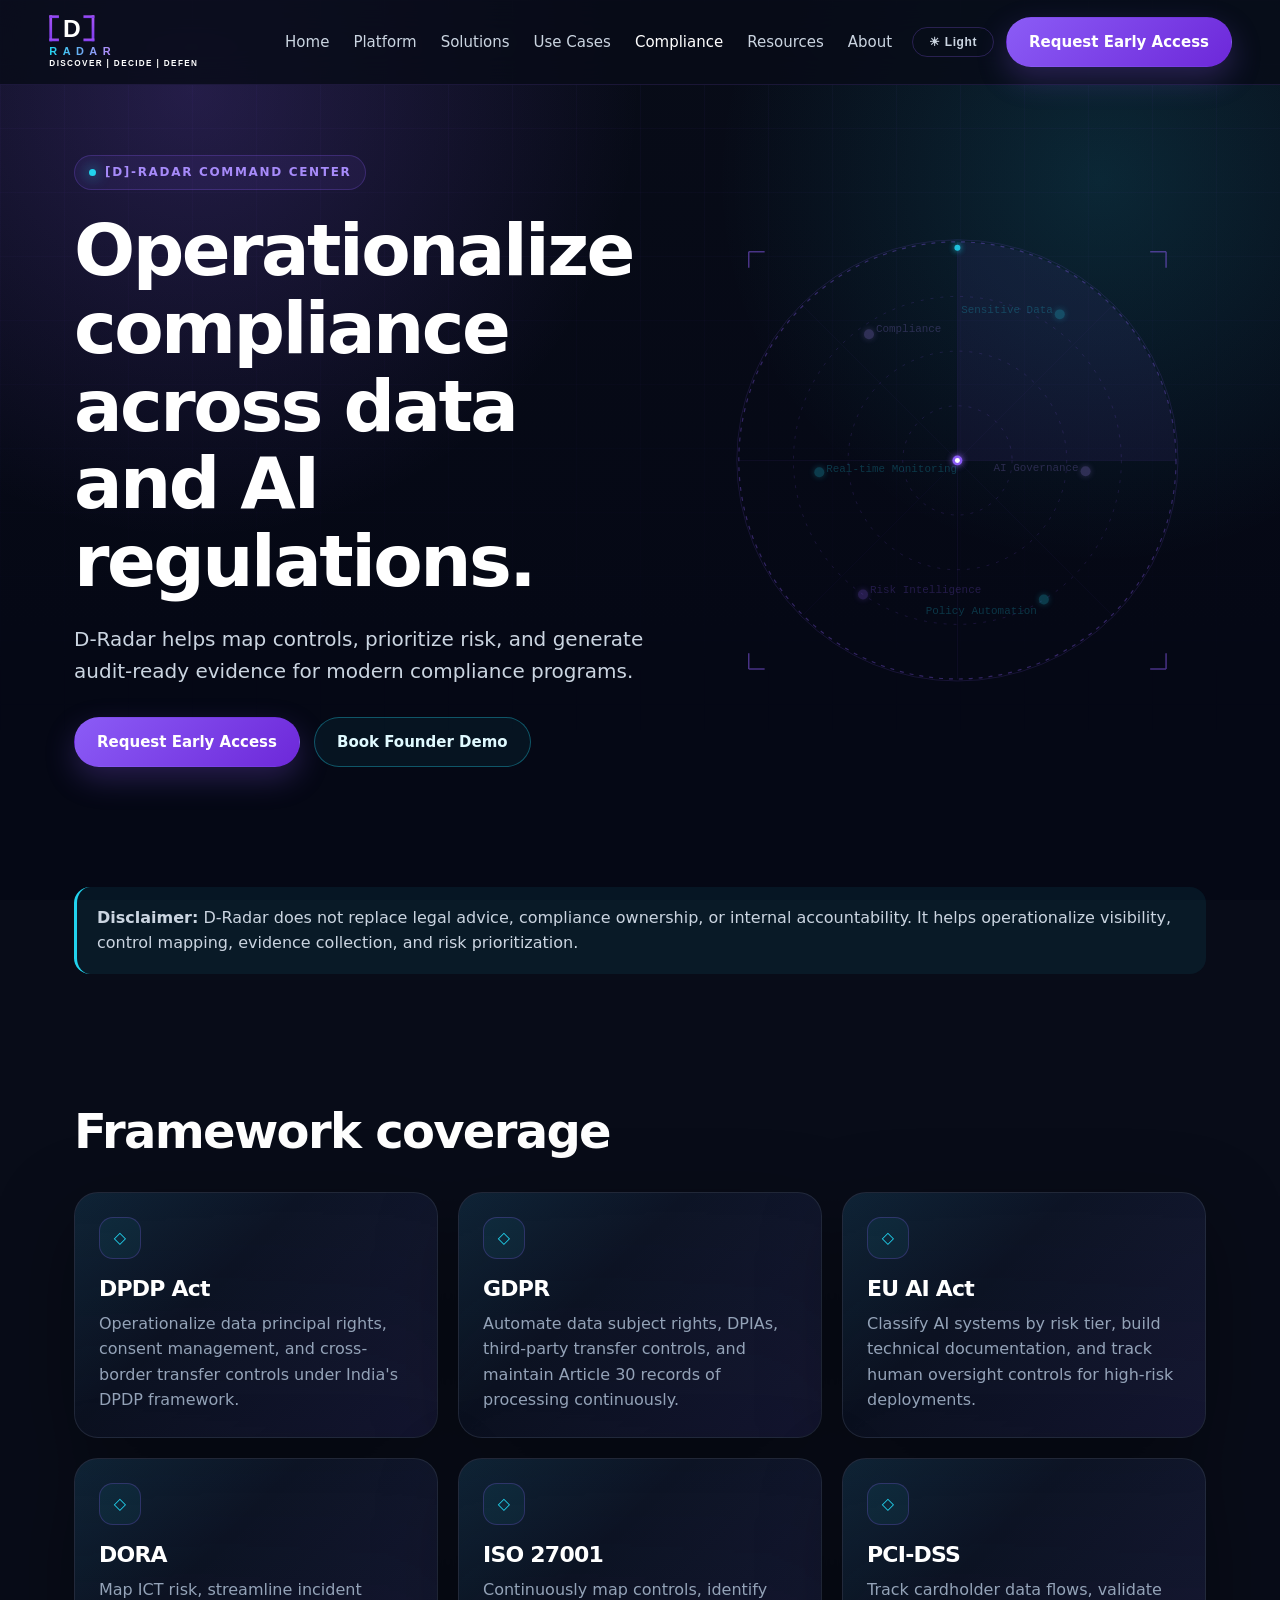
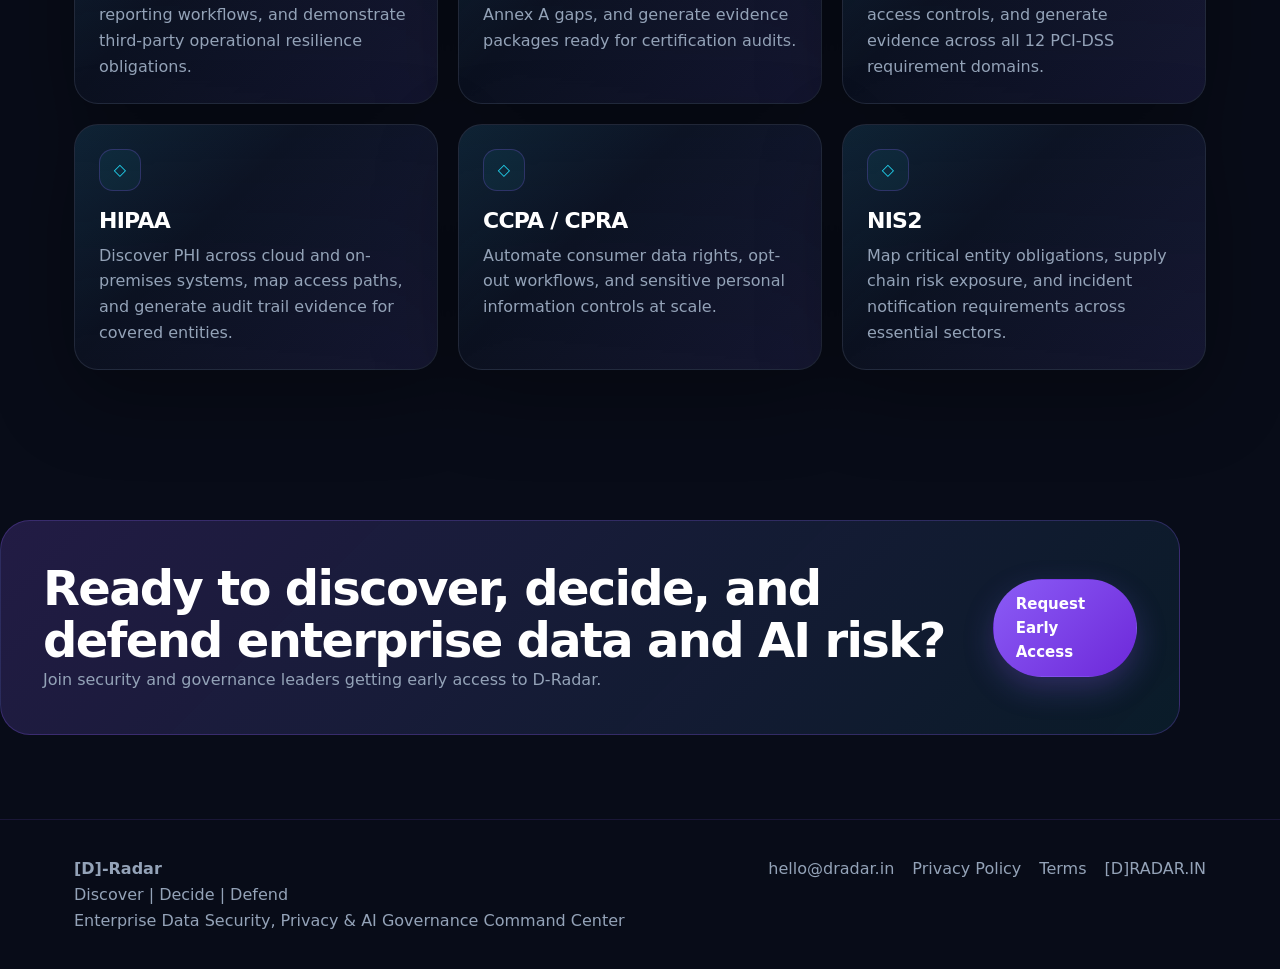
<file: compliance.html>
<!DOCTYPE html><html lang="en"><head><meta charset="UTF-8"><meta name="viewport" content="width=device-width, initial-scale=1.0"><title>Compliance — [D]-RADAR</title><link rel="icon" type="image/svg+xml" href="favicon.svg"/><meta name="description" content="Map frameworks and evidence workflows for data privacy, security, and AI governance compliance."><meta property="og:title" content="Compliance — D-Radar"><meta property="og:description" content="Map frameworks and evidence workflows for data privacy, security, and AI governance compliance."><meta property="og:type" content="website"><meta property="og:url" content="https://dradar.in/compliance.html"><meta property="og:site_name" content="D-Radar"><link rel="canonical" href="https://dradar.in/compliance.html"><link rel="stylesheet" href="styles.css"></head><body><a class="skip-link" href="#main">Skip to content</a><header class="navbar"><div class="nav-inner"><a class="logo" href="index.html" aria-label="D-Radar home"><svg viewBox="0 0 220 82" fill="none" xmlns="http://www.w3.org/2000/svg" aria-hidden="true"><defs><linearGradient id="bracketGrad" x1="0" y1="0" x2="0" y2="1"><stop offset="0%" stop-color="#a855f7"/><stop offset="100%" stop-color="#7c3aed"/></linearGradient><linearGradient id="textGrad" x1="0" y1="0" x2="1" y2="0"><stop offset="0%" stop-color="#22d3ee"/><stop offset="100%" stop-color="#c084fc"/></linearGradient></defs><rect x="2" y="2" width="4" height="38" fill="url(#bracketGrad)"/><rect x="2" y="2" width="14" height="4" fill="url(#bracketGrad)"/><rect x="2" y="36" width="14" height="4" fill="url(#bracketGrad)"/><rect x="64" y="2" width="4" height="38" fill="url(#bracketGrad)"/><rect x="52" y="2" width="16" height="4" fill="url(#bracketGrad)"/><rect x="52" y="36" width="16" height="4" fill="url(#bracketGrad)"/><text x="35" y="34" font-family="Arial Black,Arial,sans-serif" font-weight="900" font-size="36" fill="white" text-anchor="middle" class="logo-d">D</text><text x="2" y="60" font-family="Arial,sans-serif" font-weight="700" font-size="16" fill="url(#textGrad)" letter-spacing="8">RADAR</text><text x="2" y="77" font-family="Arial,sans-serif" font-weight="700" font-size="12" fill="white" letter-spacing="2" class="logo-tagline">DISCOVER | DECIDE | DEFEND</text></svg></a><nav class="nav-links" id="nav-links" aria-label="Primary navigation"><a href="index.html">Home</a><a href="platform.html" >Platform</a><a href="solutions.html" >Solutions</a><a href="use-cases.html" >Use Cases</a><a href="compliance.html" aria-current="page">Compliance</a><a href="resources.html" >Resources</a><a href="about.html" >About</a></nav><div class="nav-actions"><button id="theme-toggle" class="theme-toggle">☀ Light</button><a class="btn btn-primary" href="about.html#contact">Request Early Access</a><button class="menu-toggle" type="button" aria-label="Open navigation menu" aria-controls="nav-links" aria-expanded="false"><svg viewBox="0 0 24 24" width="20" height="20" fill="none" stroke="currentColor" stroke-width="2.5" stroke-linecap="round" aria-hidden="true"><line x1="3" y1="6" x2="21" y2="6"/><line x1="3" y1="12" x2="21" y2="12"/><line x1="3" y1="18" x2="21" y2="18"/></svg></button></div></div></header><main id="main"><section class="hero"><div class="container hero-grid"><div><span class="eyebrow"><span class="dot"></span>[D]-Radar Command Center</span><h1>Operationalize compliance across data and AI regulations.</h1><p class="lead">D-Radar helps map controls, prioritize risk, and generate audit-ready evidence for modern compliance programs.</p><div class="hero-actions"><a class="btn btn-primary" href="about.html#contact">Request Early Access</a><a class="btn btn-secondary" href="about.html#contact">Book Founder Demo</a></div></div><div class="radar-panel" aria-hidden="true"><svg class="radar-svg-panel" viewBox="0 0 500 500" fill="none" xmlns="http://www.w3.org/2000/svg"><defs><filter id="pLG" x="-50%" y="-50%" width="200%" height="200%"><feGaussianBlur stdDeviation="3" result="blur"/><feMerge><feMergeNode in="blur"/><feMergeNode in="SourceGraphic"/></feMerge></filter><filter id="pBG" x="-100%" y="-100%" width="300%" height="300%"><feGaussianBlur stdDeviation="3" result="blur"/><feMerge><feMergeNode in="blur"/><feMergeNode in="SourceGraphic"/></feMerge></filter><clipPath id="pClip"><circle cx="250" cy="250" r="220"/></clipPath></defs><circle cx="250" cy="250" r="222" stroke="#8b5cf6" stroke-width="1" stroke-opacity="0.15"/><circle cx="250" cy="250" r="220" stroke="#8b5cf6" stroke-width="1.2" stroke-opacity="0.35" stroke-dasharray="4 6"/><circle cx="250" cy="250" r="165" stroke="#8b5cf6" stroke-width="0.8" stroke-opacity="0.2" stroke-dasharray="3 7"/><circle cx="250" cy="250" r="110" stroke="#8b5cf6" stroke-width="0.8" stroke-opacity="0.2" stroke-dasharray="3 7"/><circle cx="250" cy="250" r="55" stroke="#8b5cf6" stroke-width="0.8" stroke-opacity="0.2" stroke-dasharray="3 7"/><line x1="30" y1="250" x2="470" y2="250" stroke="#8b5cf6" stroke-width="0.5" stroke-opacity="0.15"/><line x1="250" y1="30" x2="250" y2="470" stroke="#8b5cf6" stroke-width="0.5" stroke-opacity="0.15"/><line x1="94" y1="94" x2="406" y2="406" stroke="#8b5cf6" stroke-width="0.4" stroke-opacity="0.1"/><line x1="406" y1="94" x2="94" y2="406" stroke="#8b5cf6" stroke-width="0.4" stroke-opacity="0.1"/><g class="ssweep" style="transform-origin:250px 250px"><path d="M250,250 L250,30 A220,220,0,0,1,470,250 Z" fill="#8b5cf6" fill-opacity="0.07" clip-path="url(#pClip)"/><line x1="250" y1="250" x2="250" y2="32" stroke="#22d3ee" stroke-width="1.8" stroke-linecap="round" filter="url(#pLG)" stroke-opacity="0.95"/><circle cx="250" cy="36" r="3" fill="#22d3ee" filter="url(#pBG)" opacity="0.9"/></g><g class="sblip" style="animation-delay:0.58s"><circle cx="353" cy="103" r="5" fill="#22d3ee" filter="url(#pBG)"/><text x="346" y="102" font-size="11" fill="#22d3ee" fill-opacity="0.9" font-family="monospace" text-anchor="end" class="rl">Sensitive Data</text></g><g class="sblip" style="animation-delay:1.58s"><circle cx="379" cy="261" r="5" fill="#a78bfa" filter="url(#pBG)"/><text font-size="11" fill="#a78bfa" fill-opacity="0.9" font-family="monospace" text-anchor="end" class="rl" x="372" y="261">AI Governance</text></g><g class="sblip" style="animation-delay:2.47s"><circle cx="337" cy="390" r="5" fill="#22d3ee" filter="url(#pBG)"/><text x="330" y="405" font-size="11" fill="#22d3ee" fill-opacity="0.9" font-family="monospace" text-anchor="end" class="rl">Policy Automation</text></g><g class="sblip" style="animation-delay:3.58s"><circle cx="155" cy="385" r="5" fill="#8b5cf6" filter="url(#pBG)"/><text x="162" y="383" font-size="11" fill="#8b5cf6" fill-opacity="0.9" font-family="monospace" text-anchor="start" class="rl">Risk Intelligence</text></g><g class="sblip" style="animation-delay:4.42s"><circle cx="111" cy="262" r="5" fill="#22d3ee" filter="url(#pBG)"/><text font-size="11" fill="#22d3ee" fill-opacity="0.9" font-family="monospace" text-anchor="start" class="rl" x="118" y="262">Real-time Monitoring</text></g><g class="sblip" style="animation-delay:5.42s"><circle cx="161" cy="123" r="5" fill="#a78bfa" filter="url(#pBG)"/><text x="168" y="121" font-size="11" fill="#a78bfa" fill-opacity="0.9" font-family="monospace" text-anchor="start" class="rl">Compliance</text></g><circle cx="250" cy="250" r="5" fill="#8b5cf6" filter="url(#pBG)"/><circle cx="250" cy="250" r="2.5" fill="#fff"/><g stroke="#8b5cf6" stroke-width="1.5" stroke-opacity="0.5"><path d="M40,40 L40,56 M40,40 L56,40"/><path d="M460,40 L460,56 M460,40 L444,40"/><path d="M40,460 L40,444 M40,460 L56,460"/><path d="M460,460 L460,444 M460,460 L444,460"/></g></svg></div></div></section><section class="section"><div class="container"><div class="notice"><strong>Disclaimer:</strong> D-Radar does not replace legal advice, compliance ownership, or internal accountability. It helps operationalize visibility, control mapping, evidence collection, and risk prioritization.</div></div></section><section class="section"><div class="container"><div class="section-head"><h2>Framework coverage</h2></div><div class="grid grid-3 "><article class="card"><div class="icon">◇</div><h3>DPDP Act</h3><p>Operationalize data principal rights, consent management, and cross-border transfer controls under India's DPDP framework.</p></article><article class="card"><div class="icon">◇</div><h3>GDPR</h3><p>Automate data subject rights, DPIAs, third-party transfer controls, and maintain Article 30 records of processing continuously.</p></article><article class="card"><div class="icon">◇</div><h3>EU AI Act</h3><p>Classify AI systems by risk tier, build technical documentation, and track human oversight controls for high-risk deployments.</p></article><article class="card"><div class="icon">◇</div><h3>DORA</h3><p>Map ICT risk, streamline incident reporting workflows, and demonstrate third-party operational resilience obligations.</p></article><article class="card"><div class="icon">◇</div><h3>ISO 27001</h3><p>Continuously map controls, identify Annex A gaps, and generate evidence packages ready for certification audits.</p></article><article class="card"><div class="icon">◇</div><h3>PCI-DSS</h3><p>Track cardholder data flows, validate access controls, and generate evidence across all 12 PCI-DSS requirement domains.</p></article><article class="card"><div class="icon">◇</div><h3>HIPAA</h3><p>Discover PHI across cloud and on-premises systems, map access paths, and generate audit trail evidence for covered entities.</p></article><article class="card"><div class="icon">◇</div><h3>CCPA / CPRA</h3><p>Automate consumer data rights, opt-out workflows, and sensitive personal information controls at scale.</p></article><article class="card"><div class="icon">◇</div><h3>NIS2</h3><p>Map critical entity obligations, supply chain risk exposure, and incident notification requirements across essential sectors.</p></article></div></div></section><section class="cta-section container"><div><h2>Ready to discover, decide, and defend enterprise data and AI risk?</h2><p>Join security and governance leaders getting early access to D-Radar.</p></div><a class="btn btn-primary" href="about.html#contact">Request Early Access</a></section></main><footer class="footer"><div class="container footer-grid"><div><strong>[D]-Radar</strong><p>Discover | Decide | Defend</p><p>Enterprise Data Security, Privacy & AI Governance Command Center</p></div><div class="footer-links"><a href="mailto:hello@dradar.in">hello@dradar.in</a><a href="privacy.html">Privacy Policy</a><a href="terms.html">Terms</a><span>[D]RADAR.IN</span></div></div></footer><script src="script.js"></script></body></html>
</file>
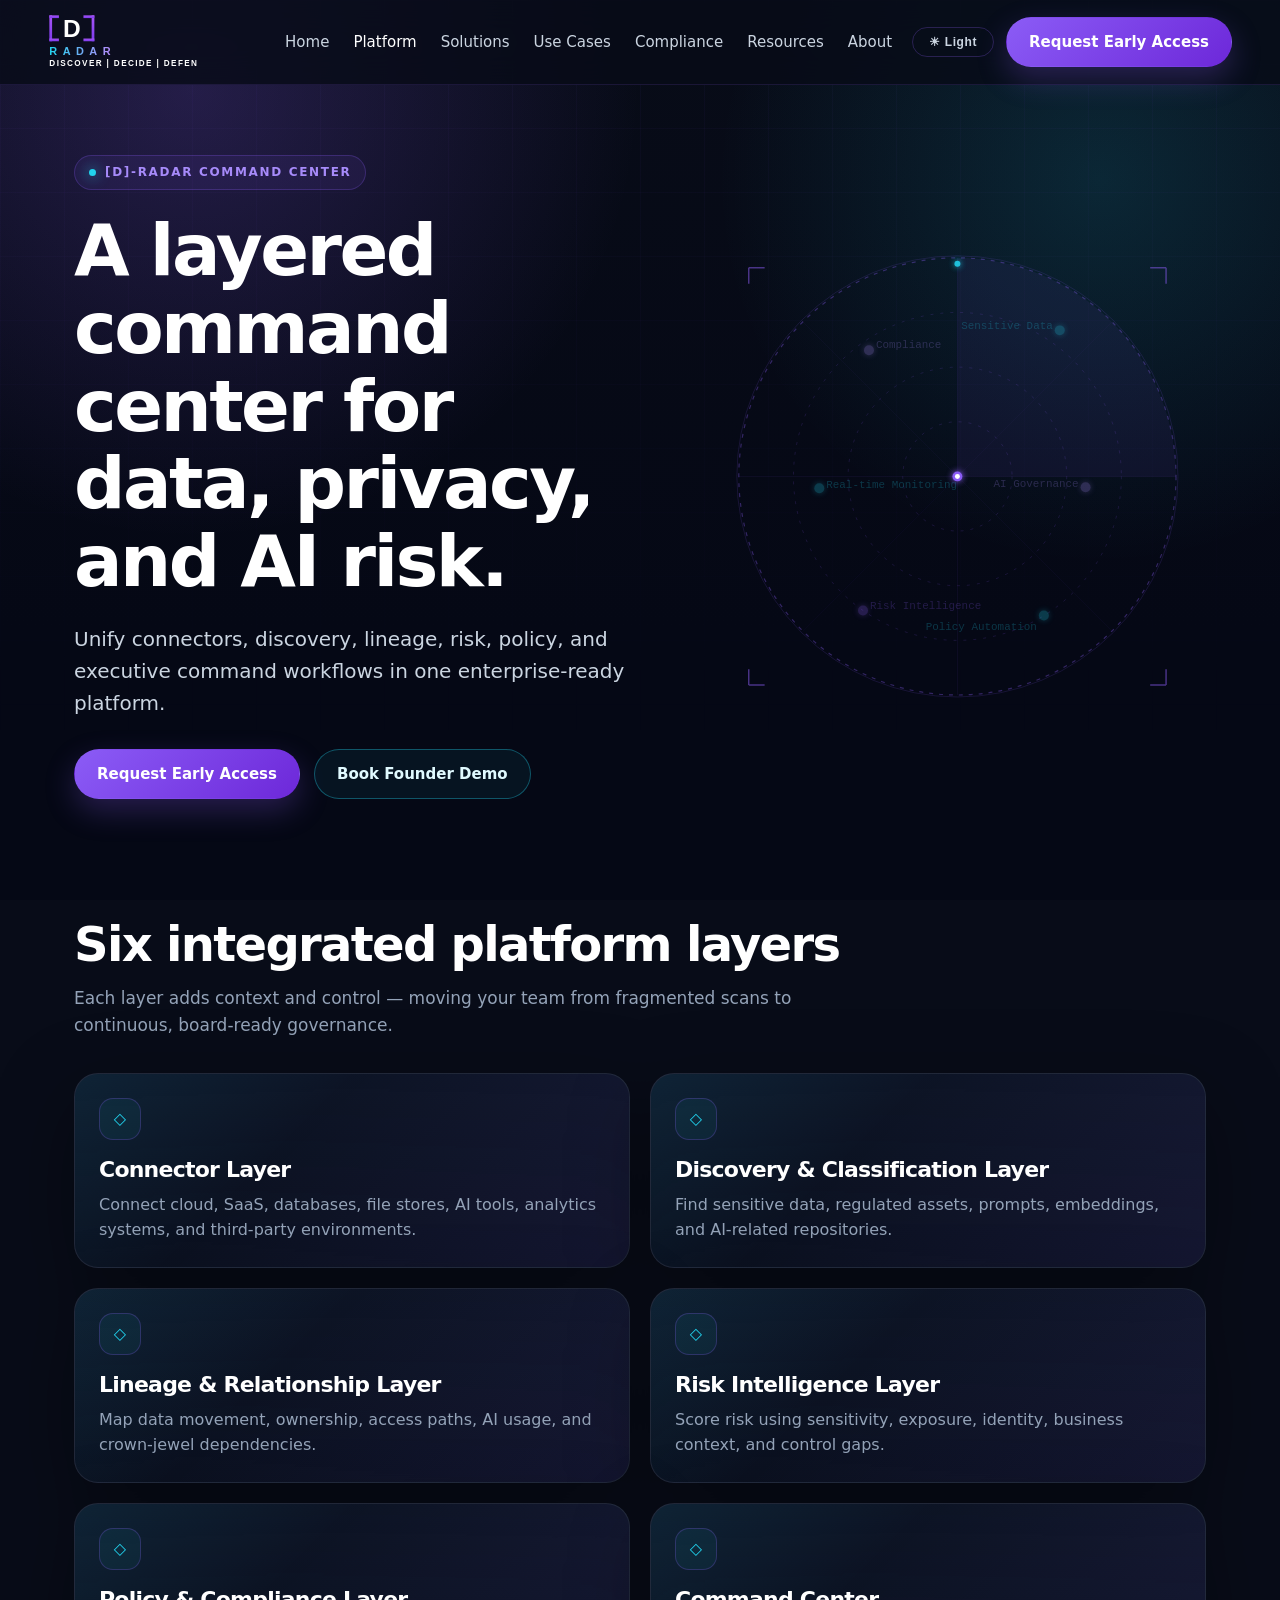
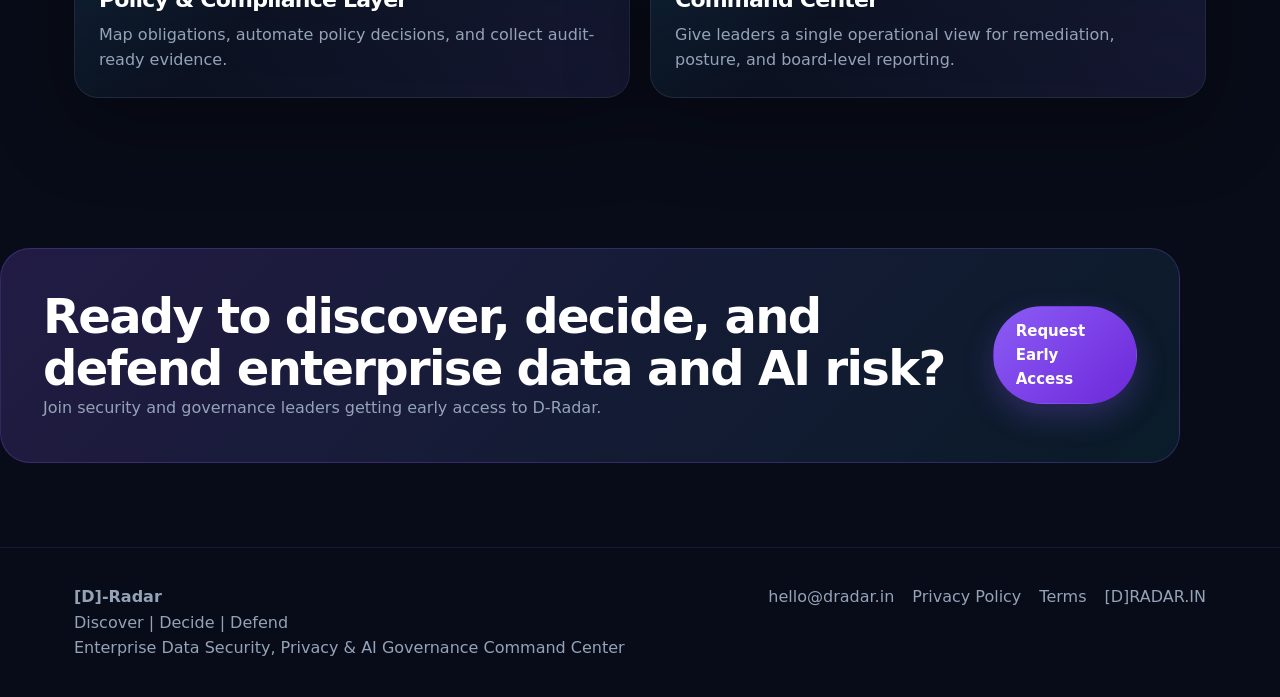
<file: platform.html>
<!DOCTYPE html><html lang="en"><head><meta charset="UTF-8"><meta name="viewport" content="width=device-width, initial-scale=1.0"><title>Platform — [D]-RADAR</title><link rel="icon" type="image/svg+xml" href="favicon.svg"/><meta name="description" content="Explore D-Radar platform layers for enterprise data security, privacy, and AI governance."><meta property="og:title" content="Platform — D-Radar"><meta property="og:description" content="Explore D-Radar platform layers for enterprise data security, privacy, and AI governance."><meta property="og:type" content="website"><meta property="og:url" content="https://dradar.in/platform.html"><meta property="og:site_name" content="D-Radar"><link rel="canonical" href="https://dradar.in/platform.html"><link rel="stylesheet" href="styles.css"></head><body><a class="skip-link" href="#main">Skip to content</a><header class="navbar"><div class="nav-inner"><a class="logo" href="index.html" aria-label="D-Radar home"><svg viewBox="0 0 220 82" fill="none" xmlns="http://www.w3.org/2000/svg" aria-hidden="true"><defs><linearGradient id="bracketGrad" x1="0" y1="0" x2="0" y2="1"><stop offset="0%" stop-color="#a855f7"/><stop offset="100%" stop-color="#7c3aed"/></linearGradient><linearGradient id="textGrad" x1="0" y1="0" x2="1" y2="0"><stop offset="0%" stop-color="#22d3ee"/><stop offset="100%" stop-color="#c084fc"/></linearGradient></defs><rect x="2" y="2" width="4" height="38" fill="url(#bracketGrad)"/><rect x="2" y="2" width="14" height="4" fill="url(#bracketGrad)"/><rect x="2" y="36" width="14" height="4" fill="url(#bracketGrad)"/><rect x="64" y="2" width="4" height="38" fill="url(#bracketGrad)"/><rect x="52" y="2" width="16" height="4" fill="url(#bracketGrad)"/><rect x="52" y="36" width="16" height="4" fill="url(#bracketGrad)"/><text x="35" y="34" font-family="Arial Black,Arial,sans-serif" font-weight="900" font-size="36" fill="white" text-anchor="middle" class="logo-d">D</text><text x="2" y="60" font-family="Arial,sans-serif" font-weight="700" font-size="16" fill="url(#textGrad)" letter-spacing="8">RADAR</text><text x="2" y="77" font-family="Arial,sans-serif" font-weight="700" font-size="12" fill="white" letter-spacing="2" class="logo-tagline">DISCOVER | DECIDE | DEFEND</text></svg></a><nav class="nav-links" id="nav-links" aria-label="Primary navigation"><a href="index.html">Home</a><a href="platform.html" aria-current="page">Platform</a><a href="solutions.html" >Solutions</a><a href="use-cases.html" >Use Cases</a><a href="compliance.html" >Compliance</a><a href="resources.html" >Resources</a><a href="about.html" >About</a></nav><div class="nav-actions"><button id="theme-toggle" class="theme-toggle">☀ Light</button><a class="btn btn-primary" href="about.html#contact">Request Early Access</a><button class="menu-toggle" type="button" aria-label="Open navigation menu" aria-controls="nav-links" aria-expanded="false"><svg viewBox="0 0 24 24" width="20" height="20" fill="none" stroke="currentColor" stroke-width="2.5" stroke-linecap="round" aria-hidden="true"><line x1="3" y1="6" x2="21" y2="6"/><line x1="3" y1="12" x2="21" y2="12"/><line x1="3" y1="18" x2="21" y2="18"/></svg></button></div></div></header><main id="main"><section class="hero"><div class="container hero-grid"><div><span class="eyebrow"><span class="dot"></span>[D]-Radar Command Center</span><h1>A layered command center for data, privacy, and AI risk.</h1><p class="lead">Unify connectors, discovery, lineage, risk, policy, and executive command workflows in one enterprise-ready platform.</p><div class="hero-actions"><a class="btn btn-primary" href="about.html#contact">Request Early Access</a><a class="btn btn-secondary" href="about.html#contact">Book Founder Demo</a></div></div><div class="radar-panel" aria-hidden="true"><svg class="radar-svg-panel" viewBox="0 0 500 500" fill="none" xmlns="http://www.w3.org/2000/svg"><defs><filter id="pLG" x="-50%" y="-50%" width="200%" height="200%"><feGaussianBlur stdDeviation="3" result="blur"/><feMerge><feMergeNode in="blur"/><feMergeNode in="SourceGraphic"/></feMerge></filter><filter id="pBG" x="-100%" y="-100%" width="300%" height="300%"><feGaussianBlur stdDeviation="3" result="blur"/><feMerge><feMergeNode in="blur"/><feMergeNode in="SourceGraphic"/></feMerge></filter><clipPath id="pClip"><circle cx="250" cy="250" r="220"/></clipPath></defs><circle cx="250" cy="250" r="222" stroke="#8b5cf6" stroke-width="1" stroke-opacity="0.15"/><circle cx="250" cy="250" r="220" stroke="#8b5cf6" stroke-width="1.2" stroke-opacity="0.35" stroke-dasharray="4 6"/><circle cx="250" cy="250" r="165" stroke="#8b5cf6" stroke-width="0.8" stroke-opacity="0.2" stroke-dasharray="3 7"/><circle cx="250" cy="250" r="110" stroke="#8b5cf6" stroke-width="0.8" stroke-opacity="0.2" stroke-dasharray="3 7"/><circle cx="250" cy="250" r="55" stroke="#8b5cf6" stroke-width="0.8" stroke-opacity="0.2" stroke-dasharray="3 7"/><line x1="30" y1="250" x2="470" y2="250" stroke="#8b5cf6" stroke-width="0.5" stroke-opacity="0.15"/><line x1="250" y1="30" x2="250" y2="470" stroke="#8b5cf6" stroke-width="0.5" stroke-opacity="0.15"/><line x1="94" y1="94" x2="406" y2="406" stroke="#8b5cf6" stroke-width="0.4" stroke-opacity="0.1"/><line x1="406" y1="94" x2="94" y2="406" stroke="#8b5cf6" stroke-width="0.4" stroke-opacity="0.1"/><g class="ssweep" style="transform-origin:250px 250px"><path d="M250,250 L250,30 A220,220,0,0,1,470,250 Z" fill="#8b5cf6" fill-opacity="0.07" clip-path="url(#pClip)"/><line x1="250" y1="250" x2="250" y2="32" stroke="#22d3ee" stroke-width="1.8" stroke-linecap="round" filter="url(#pLG)" stroke-opacity="0.95"/><circle cx="250" cy="36" r="3" fill="#22d3ee" filter="url(#pBG)" opacity="0.9"/></g><g class="sblip" style="animation-delay:0.58s"><circle cx="353" cy="103" r="5" fill="#22d3ee" filter="url(#pBG)"/><text x="346" y="102" font-size="11" fill="#22d3ee" fill-opacity="0.9" font-family="monospace" text-anchor="end" class="rl">Sensitive Data</text></g><g class="sblip" style="animation-delay:1.58s"><circle cx="379" cy="261" r="5" fill="#a78bfa" filter="url(#pBG)"/><text font-size="11" fill="#a78bfa" fill-opacity="0.9" font-family="monospace" text-anchor="end" class="rl" x="372" y="261">AI Governance</text></g><g class="sblip" style="animation-delay:2.47s"><circle cx="337" cy="390" r="5" fill="#22d3ee" filter="url(#pBG)"/><text x="330" y="405" font-size="11" fill="#22d3ee" fill-opacity="0.9" font-family="monospace" text-anchor="end" class="rl">Policy Automation</text></g><g class="sblip" style="animation-delay:3.58s"><circle cx="155" cy="385" r="5" fill="#8b5cf6" filter="url(#pBG)"/><text x="162" y="383" font-size="11" fill="#8b5cf6" fill-opacity="0.9" font-family="monospace" text-anchor="start" class="rl">Risk Intelligence</text></g><g class="sblip" style="animation-delay:4.42s"><circle cx="111" cy="262" r="5" fill="#22d3ee" filter="url(#pBG)"/><text font-size="11" fill="#22d3ee" fill-opacity="0.9" font-family="monospace" text-anchor="start" class="rl" x="118" y="262">Real-time Monitoring</text></g><g class="sblip" style="animation-delay:5.42s"><circle cx="161" cy="123" r="5" fill="#a78bfa" filter="url(#pBG)"/><text x="168" y="121" font-size="11" fill="#a78bfa" fill-opacity="0.9" font-family="monospace" text-anchor="start" class="rl">Compliance</text></g><circle cx="250" cy="250" r="5" fill="#8b5cf6" filter="url(#pBG)"/><circle cx="250" cy="250" r="2.5" fill="#fff"/><g stroke="#8b5cf6" stroke-width="1.5" stroke-opacity="0.5"><path d="M40,40 L40,56 M40,40 L56,40"/><path d="M460,40 L460,56 M460,40 L444,40"/><path d="M40,460 L40,444 M40,460 L56,460"/><path d="M460,460 L460,444 M460,460 L444,460"/></g></svg></div></div></section><section class="section"><div class="container"><div class="section-head"><h2>Six integrated platform layers</h2><p>Each layer adds context and control — moving your team from fragmented scans to continuous, board-ready governance.</p></div><div class="grid grid-2"><article class="card"><div class="icon">◇</div><h3>Connector Layer</h3><p>Connect cloud, SaaS, databases, file stores, AI tools, analytics systems, and third-party environments.</p></article><article class="card"><div class="icon">◇</div><h3>Discovery & Classification Layer</h3><p>Find sensitive data, regulated assets, prompts, embeddings, and AI-related repositories.</p></article><article class="card"><div class="icon">◇</div><h3>Lineage & Relationship Layer</h3><p>Map data movement, ownership, access paths, AI usage, and crown-jewel dependencies.</p></article><article class="card"><div class="icon">◇</div><h3>Risk Intelligence Layer</h3><p>Score risk using sensitivity, exposure, identity, business context, and control gaps.</p></article><article class="card"><div class="icon">◇</div><h3>Policy & Compliance Layer</h3><p>Map obligations, automate policy decisions, and collect audit-ready evidence.</p></article><article class="card"><div class="icon">◇</div><h3>Command Center</h3><p>Give leaders a single operational view for remediation, posture, and board-level reporting.</p></article></div></div></section><section class="cta-section container"><div><h2>Ready to discover, decide, and defend enterprise data and AI risk?</h2><p>Join security and governance leaders getting early access to D-Radar.</p></div><a class="btn btn-primary" href="about.html#contact">Request Early Access</a></section></main><footer class="footer"><div class="container footer-grid"><div><strong>[D]-Radar</strong><p>Discover | Decide | Defend</p><p>Enterprise Data Security, Privacy & AI Governance Command Center</p></div><div class="footer-links"><a href="mailto:hello@dradar.in">hello@dradar.in</a><a href="privacy.html">Privacy Policy</a><a href="terms.html">Terms</a><span>[D]RADAR.IN</span></div></div></footer><script src="script.js"></script></body></html>
</file>
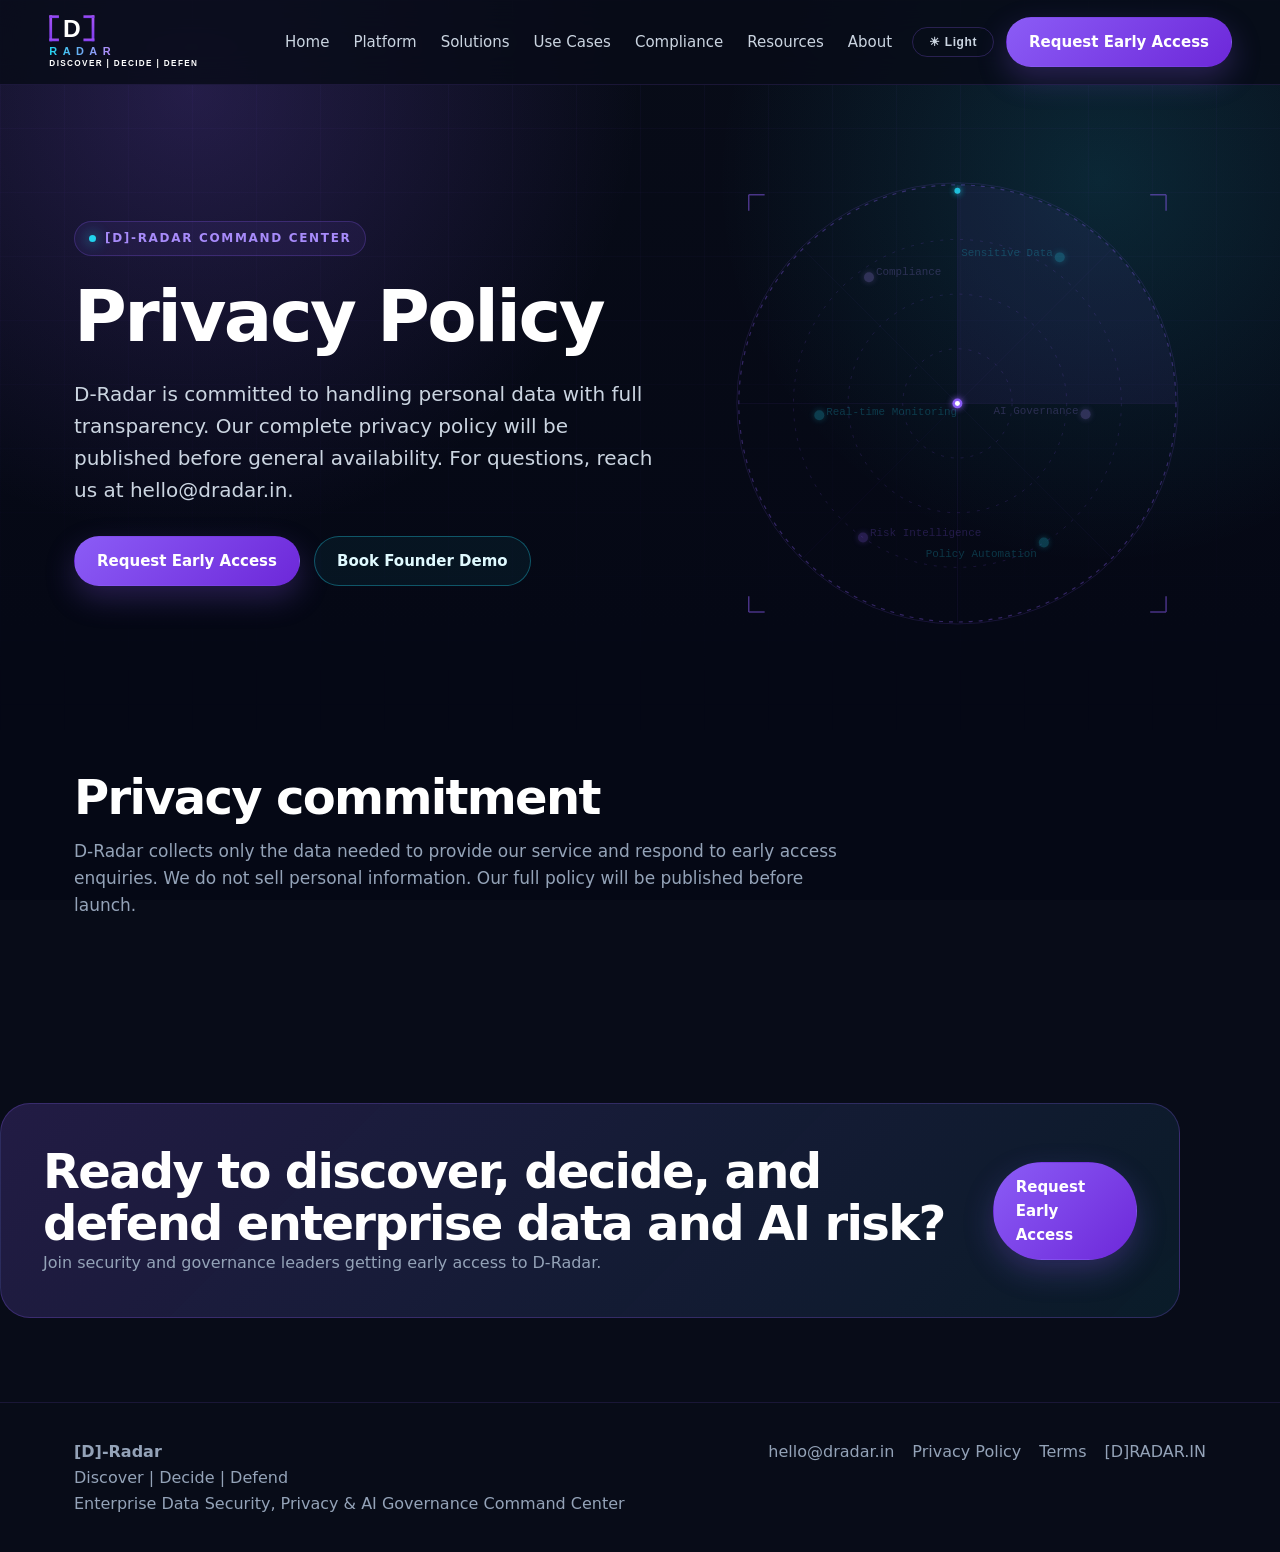
<file: privacy.html>
<!DOCTYPE html><html lang="en"><head><meta charset="UTF-8"><meta name="viewport" content="width=device-width, initial-scale=1.0"><title>Privacy Policy — [D]-RADAR</title><link rel="icon" type="image/svg+xml" href="favicon.svg"/><meta name="description" content="D-Radar privacy policy."><meta property="og:title" content="Privacy Policy — D-Radar"><meta property="og:description" content="D-Radar privacy policy."><meta property="og:type" content="website"><meta property="og:url" content="https://dradar.in/privacy.html"><meta property="og:site_name" content="D-Radar"><link rel="canonical" href="https://dradar.in/privacy.html"><link rel="stylesheet" href="styles.css"></head><body><a class="skip-link" href="#main">Skip to content</a><header class="navbar"><div class="nav-inner"><a class="logo" href="index.html" aria-label="D-Radar home"><svg viewBox="0 0 220 82" fill="none" xmlns="http://www.w3.org/2000/svg" aria-hidden="true"><defs><linearGradient id="bracketGrad" x1="0" y1="0" x2="0" y2="1"><stop offset="0%" stop-color="#a855f7"/><stop offset="100%" stop-color="#7c3aed"/></linearGradient><linearGradient id="textGrad" x1="0" y1="0" x2="1" y2="0"><stop offset="0%" stop-color="#22d3ee"/><stop offset="100%" stop-color="#c084fc"/></linearGradient></defs><rect x="2" y="2" width="4" height="38" fill="url(#bracketGrad)"/><rect x="2" y="2" width="14" height="4" fill="url(#bracketGrad)"/><rect x="2" y="36" width="14" height="4" fill="url(#bracketGrad)"/><rect x="64" y="2" width="4" height="38" fill="url(#bracketGrad)"/><rect x="52" y="2" width="16" height="4" fill="url(#bracketGrad)"/><rect x="52" y="36" width="16" height="4" fill="url(#bracketGrad)"/><text x="35" y="34" font-family="Arial Black,Arial,sans-serif" font-weight="900" font-size="36" fill="white" text-anchor="middle" class="logo-d">D</text><text x="2" y="60" font-family="Arial,sans-serif" font-weight="700" font-size="16" fill="url(#textGrad)" letter-spacing="8">RADAR</text><text x="2" y="77" font-family="Arial,sans-serif" font-weight="700" font-size="12" fill="white" letter-spacing="2" class="logo-tagline">DISCOVER | DECIDE | DEFEND</text></svg></a><nav class="nav-links" id="nav-links" aria-label="Primary navigation"><a href="index.html">Home</a><a href="platform.html" >Platform</a><a href="solutions.html" >Solutions</a><a href="use-cases.html" >Use Cases</a><a href="compliance.html" >Compliance</a><a href="resources.html" >Resources</a><a href="about.html" >About</a></nav><div class="nav-actions"><button id="theme-toggle" class="theme-toggle">☀ Light</button><a class="btn btn-primary" href="about.html#contact">Request Early Access</a><button class="menu-toggle" type="button" aria-label="Open navigation menu" aria-controls="nav-links" aria-expanded="false"><svg viewBox="0 0 24 24" width="20" height="20" fill="none" stroke="currentColor" stroke-width="2.5" stroke-linecap="round" aria-hidden="true"><line x1="3" y1="6" x2="21" y2="6"/><line x1="3" y1="12" x2="21" y2="12"/><line x1="3" y1="18" x2="21" y2="18"/></svg></button></div></div></header><main id="main"><section class="hero"><div class="container hero-grid"><div><span class="eyebrow"><span class="dot"></span>[D]-Radar Command Center</span><h1>Privacy Policy</h1><p class="lead">D-Radar is committed to handling personal data with full transparency. Our complete privacy policy will be published before general availability. For questions, reach us at hello@dradar.in.</p><div class="hero-actions"><a class="btn btn-primary" href="about.html#contact">Request Early Access</a><a class="btn btn-secondary" href="about.html#contact">Book Founder Demo</a></div></div><div class="radar-panel" aria-hidden="true"><svg class="radar-svg-panel" viewBox="0 0 500 500" fill="none" xmlns="http://www.w3.org/2000/svg"><defs><filter id="pLG" x="-50%" y="-50%" width="200%" height="200%"><feGaussianBlur stdDeviation="3" result="blur"/><feMerge><feMergeNode in="blur"/><feMergeNode in="SourceGraphic"/></feMerge></filter><filter id="pBG" x="-100%" y="-100%" width="300%" height="300%"><feGaussianBlur stdDeviation="3" result="blur"/><feMerge><feMergeNode in="blur"/><feMergeNode in="SourceGraphic"/></feMerge></filter><clipPath id="pClip"><circle cx="250" cy="250" r="220"/></clipPath></defs><circle cx="250" cy="250" r="222" stroke="#8b5cf6" stroke-width="1" stroke-opacity="0.15"/><circle cx="250" cy="250" r="220" stroke="#8b5cf6" stroke-width="1.2" stroke-opacity="0.35" stroke-dasharray="4 6"/><circle cx="250" cy="250" r="165" stroke="#8b5cf6" stroke-width="0.8" stroke-opacity="0.2" stroke-dasharray="3 7"/><circle cx="250" cy="250" r="110" stroke="#8b5cf6" stroke-width="0.8" stroke-opacity="0.2" stroke-dasharray="3 7"/><circle cx="250" cy="250" r="55" stroke="#8b5cf6" stroke-width="0.8" stroke-opacity="0.2" stroke-dasharray="3 7"/><line x1="30" y1="250" x2="470" y2="250" stroke="#8b5cf6" stroke-width="0.5" stroke-opacity="0.15"/><line x1="250" y1="30" x2="250" y2="470" stroke="#8b5cf6" stroke-width="0.5" stroke-opacity="0.15"/><line x1="94" y1="94" x2="406" y2="406" stroke="#8b5cf6" stroke-width="0.4" stroke-opacity="0.1"/><line x1="406" y1="94" x2="94" y2="406" stroke="#8b5cf6" stroke-width="0.4" stroke-opacity="0.1"/><g class="ssweep" style="transform-origin:250px 250px"><path d="M250,250 L250,30 A220,220,0,0,1,470,250 Z" fill="#8b5cf6" fill-opacity="0.07" clip-path="url(#pClip)"/><line x1="250" y1="250" x2="250" y2="32" stroke="#22d3ee" stroke-width="1.8" stroke-linecap="round" filter="url(#pLG)" stroke-opacity="0.95"/><circle cx="250" cy="36" r="3" fill="#22d3ee" filter="url(#pBG)" opacity="0.9"/></g><g class="sblip" style="animation-delay:0.58s"><circle cx="353" cy="103" r="5" fill="#22d3ee" filter="url(#pBG)"/><text x="346" y="102" font-size="11" fill="#22d3ee" fill-opacity="0.9" font-family="monospace" text-anchor="end" class="rl">Sensitive Data</text></g><g class="sblip" style="animation-delay:1.58s"><circle cx="379" cy="261" r="5" fill="#a78bfa" filter="url(#pBG)"/><text font-size="11" fill="#a78bfa" fill-opacity="0.9" font-family="monospace" text-anchor="end" class="rl" x="372" y="261">AI Governance</text></g><g class="sblip" style="animation-delay:2.47s"><circle cx="337" cy="390" r="5" fill="#22d3ee" filter="url(#pBG)"/><text x="330" y="405" font-size="11" fill="#22d3ee" fill-opacity="0.9" font-family="monospace" text-anchor="end" class="rl">Policy Automation</text></g><g class="sblip" style="animation-delay:3.58s"><circle cx="155" cy="385" r="5" fill="#8b5cf6" filter="url(#pBG)"/><text x="162" y="383" font-size="11" fill="#8b5cf6" fill-opacity="0.9" font-family="monospace" text-anchor="start" class="rl">Risk Intelligence</text></g><g class="sblip" style="animation-delay:4.42s"><circle cx="111" cy="262" r="5" fill="#22d3ee" filter="url(#pBG)"/><text font-size="11" fill="#22d3ee" fill-opacity="0.9" font-family="monospace" text-anchor="start" class="rl" x="118" y="262">Real-time Monitoring</text></g><g class="sblip" style="animation-delay:5.42s"><circle cx="161" cy="123" r="5" fill="#a78bfa" filter="url(#pBG)"/><text x="168" y="121" font-size="11" fill="#a78bfa" fill-opacity="0.9" font-family="monospace" text-anchor="start" class="rl">Compliance</text></g><circle cx="250" cy="250" r="5" fill="#8b5cf6" filter="url(#pBG)"/><circle cx="250" cy="250" r="2.5" fill="#fff"/><g stroke="#8b5cf6" stroke-width="1.5" stroke-opacity="0.5"><path d="M40,40 L40,56 M40,40 L56,40"/><path d="M460,40 L460,56 M460,40 L444,40"/><path d="M40,460 L40,444 M40,460 L56,460"/><path d="M460,460 L460,444 M460,460 L444,460"/></g></svg></div></div></section><section class="section"><div class="container"><div class="section-head"><h2>Privacy commitment</h2><p>D-Radar collects only the data needed to provide our service and respond to early access enquiries. We do not sell personal information. Our full policy will be published before launch.</p></div></div></section><section class="cta-section container"><div><h2>Ready to discover, decide, and defend enterprise data and AI risk?</h2><p>Join security and governance leaders getting early access to D-Radar.</p></div><a class="btn btn-primary" href="about.html#contact">Request Early Access</a></section></main><footer class="footer"><div class="container footer-grid"><div><strong>[D]-Radar</strong><p>Discover | Decide | Defend</p><p>Enterprise Data Security, Privacy & AI Governance Command Center</p></div><div class="footer-links"><a href="mailto:hello@dradar.in">hello@dradar.in</a><a href="privacy.html">Privacy Policy</a><a href="terms.html">Terms</a><span>[D]RADAR.IN</span></div></div></footer><script src="script.js"></script></body></html>
</file>
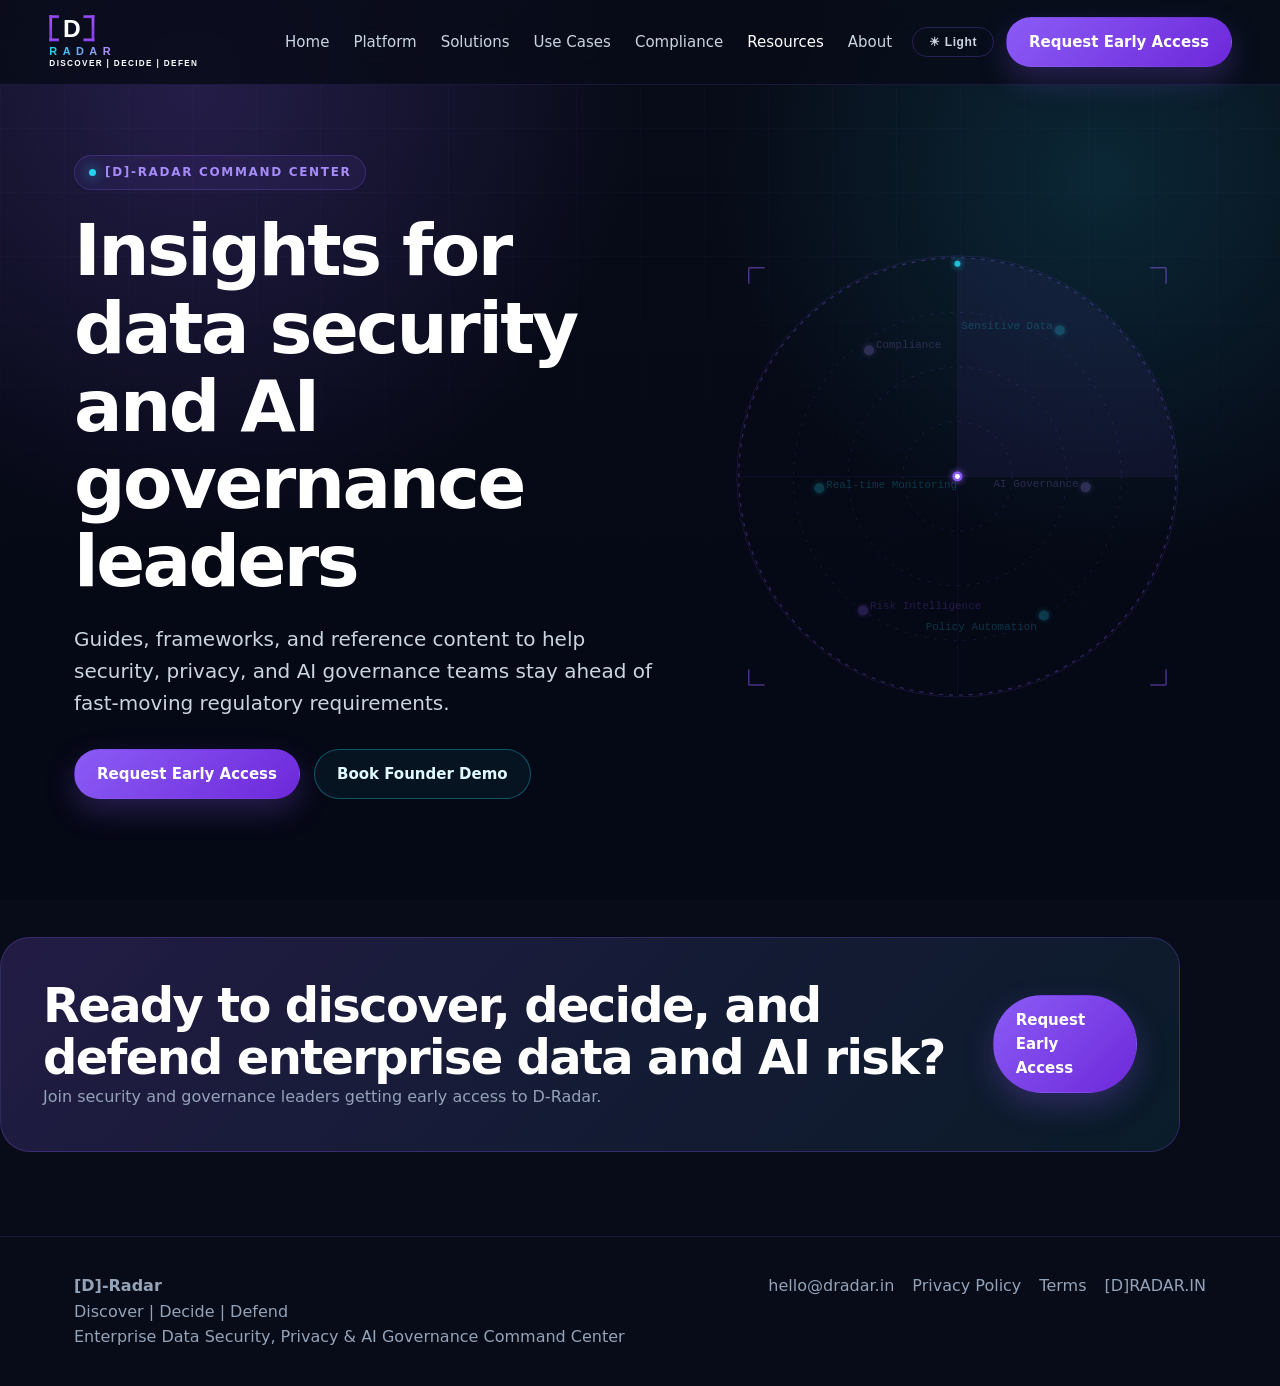
<file: resources.html>
<!DOCTYPE html><html lang="en"><head><meta charset="UTF-8"><meta name="viewport" content="width=device-width, initial-scale=1.0"><title>Resources — [D]-RADAR</title><link rel="icon" type="image/svg+xml" href="favicon.svg"/><meta name="description" content="D-Radar resources for data and ai governance teams."><meta property="og:title" content="Resources — D-Radar"><meta property="og:description" content="D-Radar resources for data and ai governance teams."><meta property="og:type" content="website"><meta property="og:url" content="https://dradar.in/resources.html"><meta property="og:site_name" content="D-Radar"><link rel="canonical" href="https://dradar.in/resources.html"><link rel="stylesheet" href="styles.css"></head><body><a class="skip-link" href="#main">Skip to content</a><header class="navbar"><div class="nav-inner"><a class="logo" href="index.html" aria-label="D-Radar home"><svg viewBox="0 0 220 82" fill="none" xmlns="http://www.w3.org/2000/svg" aria-hidden="true"><defs><linearGradient id="bracketGrad" x1="0" y1="0" x2="0" y2="1"><stop offset="0%" stop-color="#a855f7"/><stop offset="100%" stop-color="#7c3aed"/></linearGradient><linearGradient id="textGrad" x1="0" y1="0" x2="1" y2="0"><stop offset="0%" stop-color="#22d3ee"/><stop offset="100%" stop-color="#c084fc"/></linearGradient></defs><rect x="2" y="2" width="4" height="38" fill="url(#bracketGrad)"/><rect x="2" y="2" width="14" height="4" fill="url(#bracketGrad)"/><rect x="2" y="36" width="14" height="4" fill="url(#bracketGrad)"/><rect x="64" y="2" width="4" height="38" fill="url(#bracketGrad)"/><rect x="52" y="2" width="16" height="4" fill="url(#bracketGrad)"/><rect x="52" y="36" width="16" height="4" fill="url(#bracketGrad)"/><text x="35" y="34" font-family="Arial Black,Arial,sans-serif" font-weight="900" font-size="36" fill="white" text-anchor="middle" class="logo-d">D</text><text x="2" y="60" font-family="Arial,sans-serif" font-weight="700" font-size="16" fill="url(#textGrad)" letter-spacing="8">RADAR</text><text x="2" y="77" font-family="Arial,sans-serif" font-weight="700" font-size="12" fill="white" letter-spacing="2" class="logo-tagline">DISCOVER | DECIDE | DEFEND</text></svg></a><nav class="nav-links" id="nav-links" aria-label="Primary navigation"><a href="index.html">Home</a><a href="platform.html" >Platform</a><a href="solutions.html" >Solutions</a><a href="use-cases.html" >Use Cases</a><a href="compliance.html" >Compliance</a><a href="resources.html" aria-current="page">Resources</a><a href="about.html" >About</a></nav><div class="nav-actions"><button id="theme-toggle" class="theme-toggle">☀ Light</button><a class="btn btn-primary" href="about.html#contact">Request Early Access</a><button class="menu-toggle" type="button" aria-label="Open navigation menu" aria-controls="nav-links" aria-expanded="false"><svg viewBox="0 0 24 24" width="20" height="20" fill="none" stroke="currentColor" stroke-width="2.5" stroke-linecap="round" aria-hidden="true"><line x1="3" y1="6" x2="21" y2="6"/><line x1="3" y1="12" x2="21" y2="12"/><line x1="3" y1="18" x2="21" y2="18"/></svg></button></div></div></header><main id="main"><section class="hero"><div class="container hero-grid"><div><span class="eyebrow"><span class="dot"></span>[D]-Radar Command Center</span><h1>Insights for data security and AI governance leaders</h1><p class="lead">Guides, frameworks, and reference content to help security, privacy, and AI governance teams stay ahead of fast-moving regulatory requirements.</p><div class="hero-actions"><a class="btn btn-primary" href="about.html#contact">Request Early Access</a><a class="btn btn-secondary" href="about.html#contact">Book Founder Demo</a></div></div><div class="radar-panel" aria-hidden="true"><svg class="radar-svg-panel" viewBox="0 0 500 500" fill="none" xmlns="http://www.w3.org/2000/svg"><defs><filter id="pLG" x="-50%" y="-50%" width="200%" height="200%"><feGaussianBlur stdDeviation="3" result="blur"/><feMerge><feMergeNode in="blur"/><feMergeNode in="SourceGraphic"/></feMerge></filter><filter id="pBG" x="-100%" y="-100%" width="300%" height="300%"><feGaussianBlur stdDeviation="3" result="blur"/><feMerge><feMergeNode in="blur"/><feMergeNode in="SourceGraphic"/></feMerge></filter><clipPath id="pClip"><circle cx="250" cy="250" r="220"/></clipPath></defs><circle cx="250" cy="250" r="222" stroke="#8b5cf6" stroke-width="1" stroke-opacity="0.15"/><circle cx="250" cy="250" r="220" stroke="#8b5cf6" stroke-width="1.2" stroke-opacity="0.35" stroke-dasharray="4 6"/><circle cx="250" cy="250" r="165" stroke="#8b5cf6" stroke-width="0.8" stroke-opacity="0.2" stroke-dasharray="3 7"/><circle cx="250" cy="250" r="110" stroke="#8b5cf6" stroke-width="0.8" stroke-opacity="0.2" stroke-dasharray="3 7"/><circle cx="250" cy="250" r="55" stroke="#8b5cf6" stroke-width="0.8" stroke-opacity="0.2" stroke-dasharray="3 7"/><line x1="30" y1="250" x2="470" y2="250" stroke="#8b5cf6" stroke-width="0.5" stroke-opacity="0.15"/><line x1="250" y1="30" x2="250" y2="470" stroke="#8b5cf6" stroke-width="0.5" stroke-opacity="0.15"/><line x1="94" y1="94" x2="406" y2="406" stroke="#8b5cf6" stroke-width="0.4" stroke-opacity="0.1"/><line x1="406" y1="94" x2="94" y2="406" stroke="#8b5cf6" stroke-width="0.4" stroke-opacity="0.1"/><g class="ssweep" style="transform-origin:250px 250px"><path d="M250,250 L250,30 A220,220,0,0,1,470,250 Z" fill="#8b5cf6" fill-opacity="0.07" clip-path="url(#pClip)"/><line x1="250" y1="250" x2="250" y2="32" stroke="#22d3ee" stroke-width="1.8" stroke-linecap="round" filter="url(#pLG)" stroke-opacity="0.95"/><circle cx="250" cy="36" r="3" fill="#22d3ee" filter="url(#pBG)" opacity="0.9"/></g><g class="sblip" style="animation-delay:0.58s"><circle cx="353" cy="103" r="5" fill="#22d3ee" filter="url(#pBG)"/><text x="346" y="102" font-size="11" fill="#22d3ee" fill-opacity="0.9" font-family="monospace" text-anchor="end" class="rl">Sensitive Data</text></g><g class="sblip" style="animation-delay:1.58s"><circle cx="379" cy="261" r="5" fill="#a78bfa" filter="url(#pBG)"/><text font-size="11" fill="#a78bfa" fill-opacity="0.9" font-family="monospace" text-anchor="end" class="rl" x="372" y="261">AI Governance</text></g><g class="sblip" style="animation-delay:2.47s"><circle cx="337" cy="390" r="5" fill="#22d3ee" filter="url(#pBG)"/><text x="330" y="405" font-size="11" fill="#22d3ee" fill-opacity="0.9" font-family="monospace" text-anchor="end" class="rl">Policy Automation</text></g><g class="sblip" style="animation-delay:3.58s"><circle cx="155" cy="385" r="5" fill="#8b5cf6" filter="url(#pBG)"/><text x="162" y="383" font-size="11" fill="#8b5cf6" fill-opacity="0.9" font-family="monospace" text-anchor="start" class="rl">Risk Intelligence</text></g><g class="sblip" style="animation-delay:4.42s"><circle cx="111" cy="262" r="5" fill="#22d3ee" filter="url(#pBG)"/><text font-size="11" fill="#22d3ee" fill-opacity="0.9" font-family="monospace" text-anchor="start" class="rl" x="118" y="262">Real-time Monitoring</text></g><g class="sblip" style="animation-delay:5.42s"><circle cx="161" cy="123" r="5" fill="#a78bfa" filter="url(#pBG)"/><text x="168" y="121" font-size="11" fill="#a78bfa" fill-opacity="0.9" font-family="monospace" text-anchor="start" class="rl">Compliance</text></g><circle cx="250" cy="250" r="5" fill="#8b5cf6" filter="url(#pBG)"/><circle cx="250" cy="250" r="2.5" fill="#fff"/><g stroke="#8b5cf6" stroke-width="1.5" stroke-opacity="0.5"><path d="M40,40 L40,56 M40,40 L56,40"/><path d="M460,40 L460,56 M460,40 L444,40"/><path d="M40,460 L40,444 M40,460 L56,460"/><path d="M460,460 L460,444 M460,460 L444,460"/></g></svg></div></div></section><section class="cta-section container"><div><h2>Ready to discover, decide, and defend enterprise data and AI risk?</h2><p>Join security and governance leaders getting early access to D-Radar.</p></div><a class="btn btn-primary" href="about.html#contact">Request Early Access</a></section></main><footer class="footer"><div class="container footer-grid"><div><strong>[D]-Radar</strong><p>Discover | Decide | Defend</p><p>Enterprise Data Security, Privacy & AI Governance Command Center</p></div><div class="footer-links"><a href="mailto:hello@dradar.in">hello@dradar.in</a><a href="privacy.html">Privacy Policy</a><a href="terms.html">Terms</a><span>[D]RADAR.IN</span></div></div></footer><script src="script.js"></script></body></html>
</file>
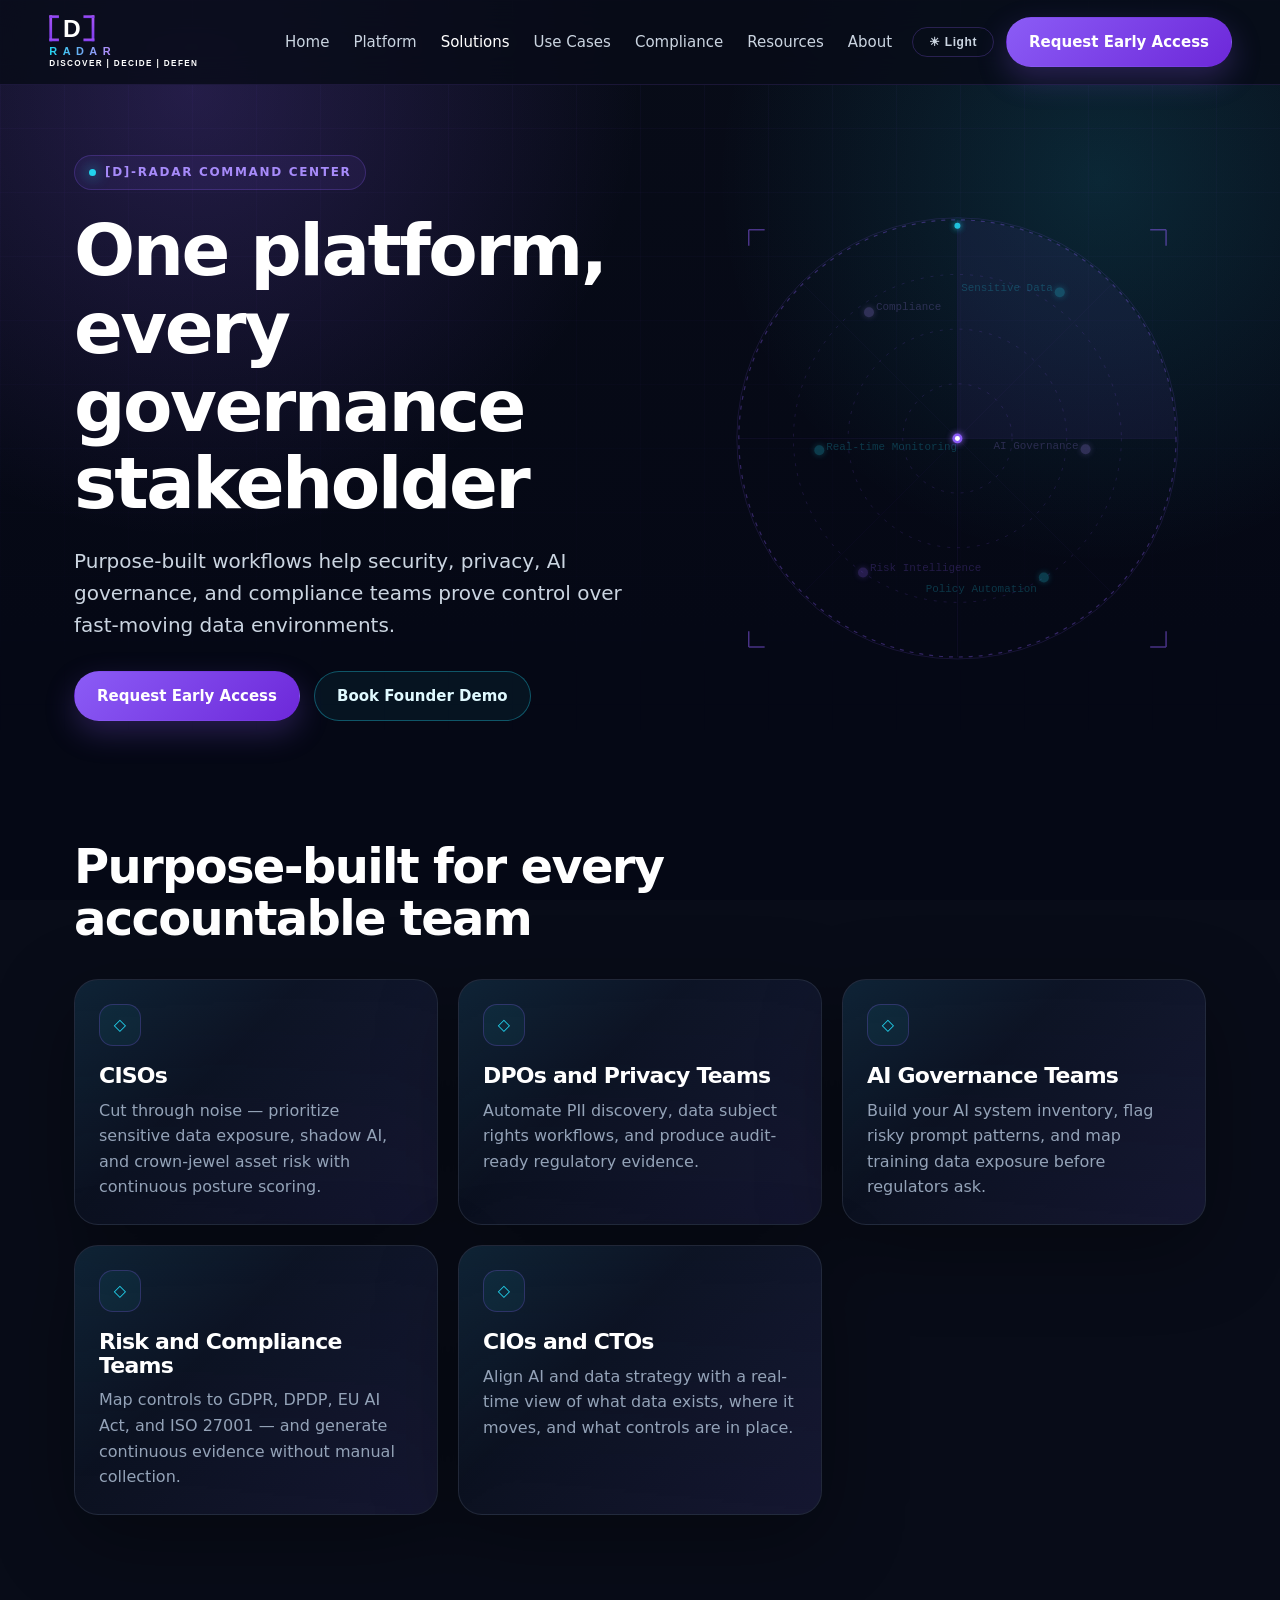
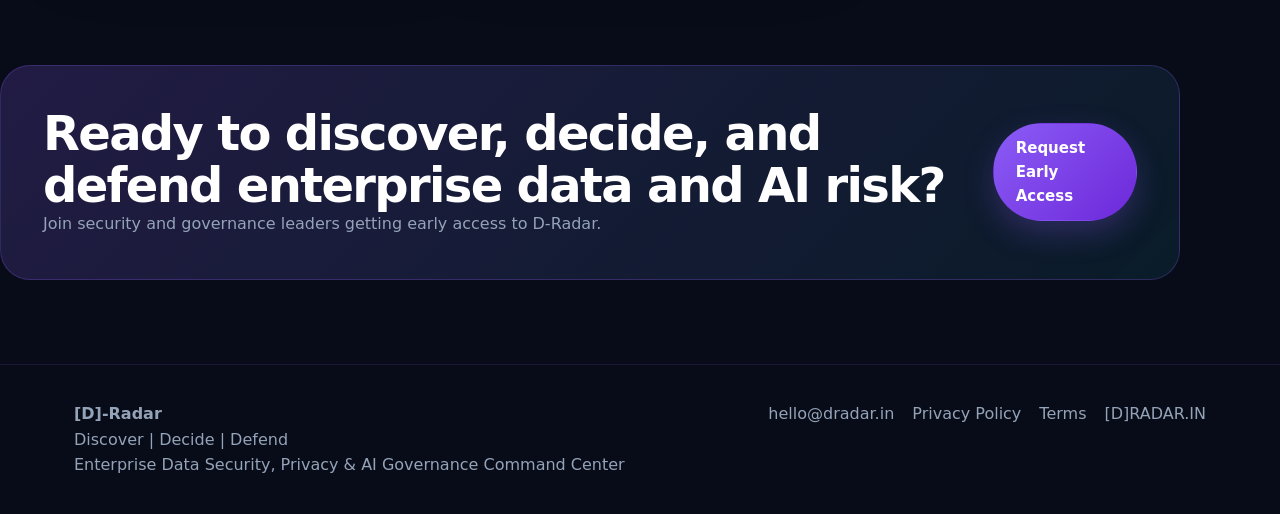
<file: solutions.html>
<!DOCTYPE html><html lang="en"><head><meta charset="UTF-8"><meta name="viewport" content="width=device-width, initial-scale=1.0"><title>Solutions — [D]-RADAR</title><link rel="icon" type="image/svg+xml" href="favicon.svg"/><meta name="description" content="D-Radar solutions for every accountable team."><meta property="og:title" content="Solutions — D-Radar"><meta property="og:description" content="D-Radar solutions for every accountable team."><meta property="og:type" content="website"><meta property="og:url" content="https://dradar.in/solutions.html"><meta property="og:site_name" content="D-Radar"><link rel="canonical" href="https://dradar.in/solutions.html"><link rel="stylesheet" href="styles.css"></head><body><a class="skip-link" href="#main">Skip to content</a><header class="navbar"><div class="nav-inner"><a class="logo" href="index.html" aria-label="D-Radar home"><svg viewBox="0 0 220 82" fill="none" xmlns="http://www.w3.org/2000/svg" aria-hidden="true"><defs><linearGradient id="bracketGrad" x1="0" y1="0" x2="0" y2="1"><stop offset="0%" stop-color="#a855f7"/><stop offset="100%" stop-color="#7c3aed"/></linearGradient><linearGradient id="textGrad" x1="0" y1="0" x2="1" y2="0"><stop offset="0%" stop-color="#22d3ee"/><stop offset="100%" stop-color="#c084fc"/></linearGradient></defs><rect x="2" y="2" width="4" height="38" fill="url(#bracketGrad)"/><rect x="2" y="2" width="14" height="4" fill="url(#bracketGrad)"/><rect x="2" y="36" width="14" height="4" fill="url(#bracketGrad)"/><rect x="64" y="2" width="4" height="38" fill="url(#bracketGrad)"/><rect x="52" y="2" width="16" height="4" fill="url(#bracketGrad)"/><rect x="52" y="36" width="16" height="4" fill="url(#bracketGrad)"/><text x="35" y="34" font-family="Arial Black,Arial,sans-serif" font-weight="900" font-size="36" fill="white" text-anchor="middle" class="logo-d">D</text><text x="2" y="60" font-family="Arial,sans-serif" font-weight="700" font-size="16" fill="url(#textGrad)" letter-spacing="8">RADAR</text><text x="2" y="77" font-family="Arial,sans-serif" font-weight="700" font-size="12" fill="white" letter-spacing="2" class="logo-tagline">DISCOVER | DECIDE | DEFEND</text></svg></a><nav class="nav-links" id="nav-links" aria-label="Primary navigation"><a href="index.html">Home</a><a href="platform.html" >Platform</a><a href="solutions.html" aria-current="page">Solutions</a><a href="use-cases.html" >Use Cases</a><a href="compliance.html" >Compliance</a><a href="resources.html" >Resources</a><a href="about.html" >About</a></nav><div class="nav-actions"><button id="theme-toggle" class="theme-toggle">☀ Light</button><a class="btn btn-primary" href="about.html#contact">Request Early Access</a><button class="menu-toggle" type="button" aria-label="Open navigation menu" aria-controls="nav-links" aria-expanded="false"><svg viewBox="0 0 24 24" width="20" height="20" fill="none" stroke="currentColor" stroke-width="2.5" stroke-linecap="round" aria-hidden="true"><line x1="3" y1="6" x2="21" y2="6"/><line x1="3" y1="12" x2="21" y2="12"/><line x1="3" y1="18" x2="21" y2="18"/></svg></button></div></div></header><main id="main"><section class="hero"><div class="container hero-grid"><div><span class="eyebrow"><span class="dot"></span>[D]-Radar Command Center</span><h1>One platform, every governance stakeholder</h1><p class="lead">Purpose-built workflows help security, privacy, AI governance, and compliance teams prove control over fast-moving data environments.</p><div class="hero-actions"><a class="btn btn-primary" href="about.html#contact">Request Early Access</a><a class="btn btn-secondary" href="about.html#contact">Book Founder Demo</a></div></div><div class="radar-panel" aria-hidden="true"><svg class="radar-svg-panel" viewBox="0 0 500 500" fill="none" xmlns="http://www.w3.org/2000/svg"><defs><filter id="pLG" x="-50%" y="-50%" width="200%" height="200%"><feGaussianBlur stdDeviation="3" result="blur"/><feMerge><feMergeNode in="blur"/><feMergeNode in="SourceGraphic"/></feMerge></filter><filter id="pBG" x="-100%" y="-100%" width="300%" height="300%"><feGaussianBlur stdDeviation="3" result="blur"/><feMerge><feMergeNode in="blur"/><feMergeNode in="SourceGraphic"/></feMerge></filter><clipPath id="pClip"><circle cx="250" cy="250" r="220"/></clipPath></defs><circle cx="250" cy="250" r="222" stroke="#8b5cf6" stroke-width="1" stroke-opacity="0.15"/><circle cx="250" cy="250" r="220" stroke="#8b5cf6" stroke-width="1.2" stroke-opacity="0.35" stroke-dasharray="4 6"/><circle cx="250" cy="250" r="165" stroke="#8b5cf6" stroke-width="0.8" stroke-opacity="0.2" stroke-dasharray="3 7"/><circle cx="250" cy="250" r="110" stroke="#8b5cf6" stroke-width="0.8" stroke-opacity="0.2" stroke-dasharray="3 7"/><circle cx="250" cy="250" r="55" stroke="#8b5cf6" stroke-width="0.8" stroke-opacity="0.2" stroke-dasharray="3 7"/><line x1="30" y1="250" x2="470" y2="250" stroke="#8b5cf6" stroke-width="0.5" stroke-opacity="0.15"/><line x1="250" y1="30" x2="250" y2="470" stroke="#8b5cf6" stroke-width="0.5" stroke-opacity="0.15"/><line x1="94" y1="94" x2="406" y2="406" stroke="#8b5cf6" stroke-width="0.4" stroke-opacity="0.1"/><line x1="406" y1="94" x2="94" y2="406" stroke="#8b5cf6" stroke-width="0.4" stroke-opacity="0.1"/><g class="ssweep" style="transform-origin:250px 250px"><path d="M250,250 L250,30 A220,220,0,0,1,470,250 Z" fill="#8b5cf6" fill-opacity="0.07" clip-path="url(#pClip)"/><line x1="250" y1="250" x2="250" y2="32" stroke="#22d3ee" stroke-width="1.8" stroke-linecap="round" filter="url(#pLG)" stroke-opacity="0.95"/><circle cx="250" cy="36" r="3" fill="#22d3ee" filter="url(#pBG)" opacity="0.9"/></g><g class="sblip" style="animation-delay:0.58s"><circle cx="353" cy="103" r="5" fill="#22d3ee" filter="url(#pBG)"/><text x="346" y="102" font-size="11" fill="#22d3ee" fill-opacity="0.9" font-family="monospace" text-anchor="end" class="rl">Sensitive Data</text></g><g class="sblip" style="animation-delay:1.58s"><circle cx="379" cy="261" r="5" fill="#a78bfa" filter="url(#pBG)"/><text font-size="11" fill="#a78bfa" fill-opacity="0.9" font-family="monospace" text-anchor="end" class="rl" x="372" y="261">AI Governance</text></g><g class="sblip" style="animation-delay:2.47s"><circle cx="337" cy="390" r="5" fill="#22d3ee" filter="url(#pBG)"/><text x="330" y="405" font-size="11" fill="#22d3ee" fill-opacity="0.9" font-family="monospace" text-anchor="end" class="rl">Policy Automation</text></g><g class="sblip" style="animation-delay:3.58s"><circle cx="155" cy="385" r="5" fill="#8b5cf6" filter="url(#pBG)"/><text x="162" y="383" font-size="11" fill="#8b5cf6" fill-opacity="0.9" font-family="monospace" text-anchor="start" class="rl">Risk Intelligence</text></g><g class="sblip" style="animation-delay:4.42s"><circle cx="111" cy="262" r="5" fill="#22d3ee" filter="url(#pBG)"/><text font-size="11" fill="#22d3ee" fill-opacity="0.9" font-family="monospace" text-anchor="start" class="rl" x="118" y="262">Real-time Monitoring</text></g><g class="sblip" style="animation-delay:5.42s"><circle cx="161" cy="123" r="5" fill="#a78bfa" filter="url(#pBG)"/><text x="168" y="121" font-size="11" fill="#a78bfa" fill-opacity="0.9" font-family="monospace" text-anchor="start" class="rl">Compliance</text></g><circle cx="250" cy="250" r="5" fill="#8b5cf6" filter="url(#pBG)"/><circle cx="250" cy="250" r="2.5" fill="#fff"/><g stroke="#8b5cf6" stroke-width="1.5" stroke-opacity="0.5"><path d="M40,40 L40,56 M40,40 L56,40"/><path d="M460,40 L460,56 M460,40 L444,40"/><path d="M40,460 L40,444 M40,460 L56,460"/><path d="M460,460 L460,444 M460,460 L444,460"/></g></svg></div></div></section><section class="section"><div class="container"><div class="section-head"><h2>Purpose-built for every accountable team</h2></div><div class="grid grid-3 "><article class="card"><div class="icon">◇</div><h3>CISOs</h3><p>Cut through noise — prioritize sensitive data exposure, shadow AI, and crown-jewel asset risk with continuous posture scoring.</p></article><article class="card"><div class="icon">◇</div><h3>DPOs and Privacy Teams</h3><p>Automate PII discovery, data subject rights workflows, and produce audit-ready regulatory evidence.</p></article><article class="card"><div class="icon">◇</div><h3>AI Governance Teams</h3><p>Build your AI system inventory, flag risky prompt patterns, and map training data exposure before regulators ask.</p></article><article class="card"><div class="icon">◇</div><h3>Risk and Compliance Teams</h3><p>Map controls to GDPR, DPDP, EU AI Act, and ISO 27001 — and generate continuous evidence without manual collection.</p></article><article class="card"><div class="icon">◇</div><h3>CIOs and CTOs</h3><p>Align AI and data strategy with a real-time view of what data exists, where it moves, and what controls are in place.</p></article></div></div></section><section class="cta-section container"><div><h2>Ready to discover, decide, and defend enterprise data and AI risk?</h2><p>Join security and governance leaders getting early access to D-Radar.</p></div><a class="btn btn-primary" href="about.html#contact">Request Early Access</a></section></main><footer class="footer"><div class="container footer-grid"><div><strong>[D]-Radar</strong><p>Discover | Decide | Defend</p><p>Enterprise Data Security, Privacy & AI Governance Command Center</p></div><div class="footer-links"><a href="mailto:hello@dradar.in">hello@dradar.in</a><a href="privacy.html">Privacy Policy</a><a href="terms.html">Terms</a><span>[D]RADAR.IN</span></div></div></footer><script src="script.js"></script></body></html>
</file>
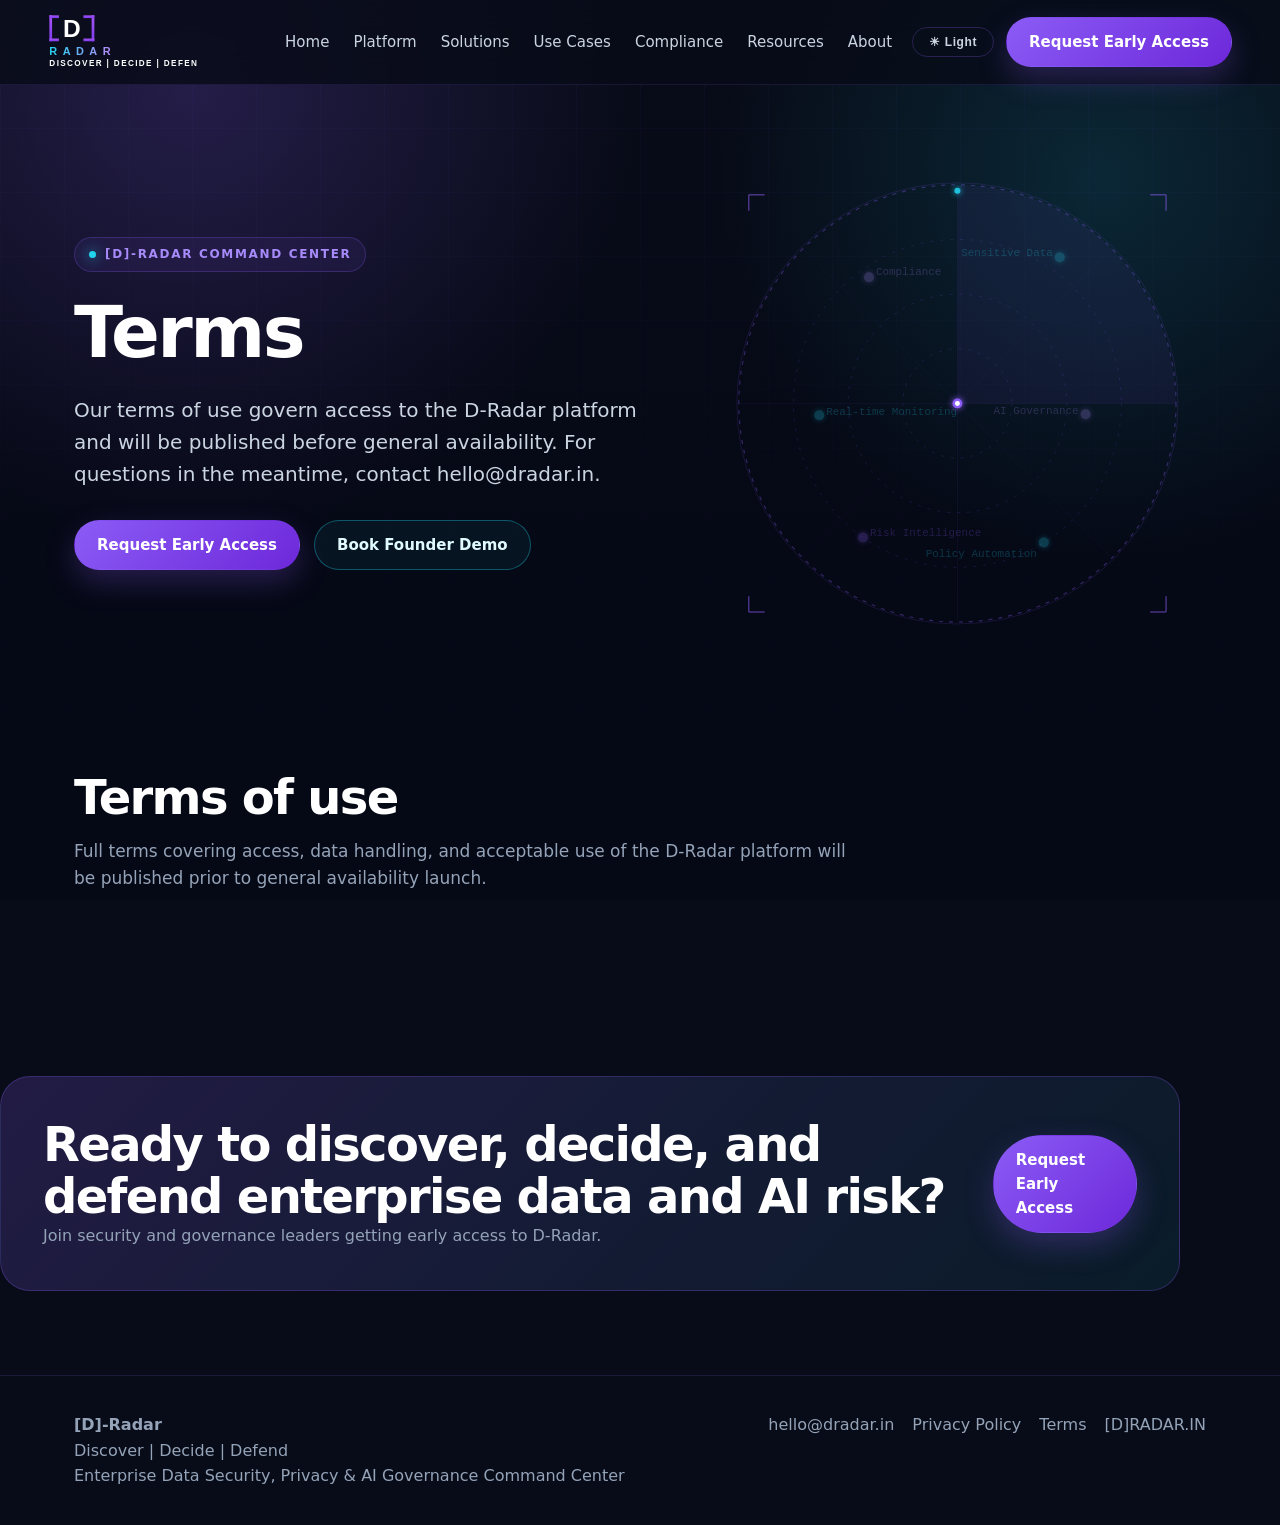
<file: terms.html>
<!DOCTYPE html><html lang="en"><head><meta charset="UTF-8"><meta name="viewport" content="width=device-width, initial-scale=1.0"><title>Terms — [D]-RADAR</title><link rel="icon" type="image/svg+xml" href="favicon.svg"/><meta name="description" content="D-Radar terms."><meta property="og:title" content="Terms — D-Radar"><meta property="og:description" content="D-Radar terms."><meta property="og:type" content="website"><meta property="og:url" content="https://dradar.in/terms.html"><meta property="og:site_name" content="D-Radar"><link rel="canonical" href="https://dradar.in/terms.html"><link rel="stylesheet" href="styles.css"></head><body><a class="skip-link" href="#main">Skip to content</a><header class="navbar"><div class="nav-inner"><a class="logo" href="index.html" aria-label="D-Radar home"><svg viewBox="0 0 220 82" fill="none" xmlns="http://www.w3.org/2000/svg" aria-hidden="true"><defs><linearGradient id="bracketGrad" x1="0" y1="0" x2="0" y2="1"><stop offset="0%" stop-color="#a855f7"/><stop offset="100%" stop-color="#7c3aed"/></linearGradient><linearGradient id="textGrad" x1="0" y1="0" x2="1" y2="0"><stop offset="0%" stop-color="#22d3ee"/><stop offset="100%" stop-color="#c084fc"/></linearGradient></defs><rect x="2" y="2" width="4" height="38" fill="url(#bracketGrad)"/><rect x="2" y="2" width="14" height="4" fill="url(#bracketGrad)"/><rect x="2" y="36" width="14" height="4" fill="url(#bracketGrad)"/><rect x="64" y="2" width="4" height="38" fill="url(#bracketGrad)"/><rect x="52" y="2" width="16" height="4" fill="url(#bracketGrad)"/><rect x="52" y="36" width="16" height="4" fill="url(#bracketGrad)"/><text x="35" y="34" font-family="Arial Black,Arial,sans-serif" font-weight="900" font-size="36" fill="white" text-anchor="middle" class="logo-d">D</text><text x="2" y="60" font-family="Arial,sans-serif" font-weight="700" font-size="16" fill="url(#textGrad)" letter-spacing="8">RADAR</text><text x="2" y="77" font-family="Arial,sans-serif" font-weight="700" font-size="12" fill="white" letter-spacing="2" class="logo-tagline">DISCOVER | DECIDE | DEFEND</text></svg></a><nav class="nav-links" id="nav-links" aria-label="Primary navigation"><a href="index.html">Home</a><a href="platform.html" >Platform</a><a href="solutions.html" >Solutions</a><a href="use-cases.html" >Use Cases</a><a href="compliance.html" >Compliance</a><a href="resources.html" >Resources</a><a href="about.html" >About</a></nav><div class="nav-actions"><button id="theme-toggle" class="theme-toggle">☀ Light</button><a class="btn btn-primary" href="about.html#contact">Request Early Access</a><button class="menu-toggle" type="button" aria-label="Open navigation menu" aria-controls="nav-links" aria-expanded="false"><svg viewBox="0 0 24 24" width="20" height="20" fill="none" stroke="currentColor" stroke-width="2.5" stroke-linecap="round" aria-hidden="true"><line x1="3" y1="6" x2="21" y2="6"/><line x1="3" y1="12" x2="21" y2="12"/><line x1="3" y1="18" x2="21" y2="18"/></svg></button></div></div></header><main id="main"><section class="hero"><div class="container hero-grid"><div><span class="eyebrow"><span class="dot"></span>[D]-Radar Command Center</span><h1>Terms</h1><p class="lead">Our terms of use govern access to the D-Radar platform and will be published before general availability. For questions in the meantime, contact hello@dradar.in.</p><div class="hero-actions"><a class="btn btn-primary" href="about.html#contact">Request Early Access</a><a class="btn btn-secondary" href="about.html#contact">Book Founder Demo</a></div></div><div class="radar-panel" aria-hidden="true"><svg class="radar-svg-panel" viewBox="0 0 500 500" fill="none" xmlns="http://www.w3.org/2000/svg"><defs><filter id="pLG" x="-50%" y="-50%" width="200%" height="200%"><feGaussianBlur stdDeviation="3" result="blur"/><feMerge><feMergeNode in="blur"/><feMergeNode in="SourceGraphic"/></feMerge></filter><filter id="pBG" x="-100%" y="-100%" width="300%" height="300%"><feGaussianBlur stdDeviation="3" result="blur"/><feMerge><feMergeNode in="blur"/><feMergeNode in="SourceGraphic"/></feMerge></filter><clipPath id="pClip"><circle cx="250" cy="250" r="220"/></clipPath></defs><circle cx="250" cy="250" r="222" stroke="#8b5cf6" stroke-width="1" stroke-opacity="0.15"/><circle cx="250" cy="250" r="220" stroke="#8b5cf6" stroke-width="1.2" stroke-opacity="0.35" stroke-dasharray="4 6"/><circle cx="250" cy="250" r="165" stroke="#8b5cf6" stroke-width="0.8" stroke-opacity="0.2" stroke-dasharray="3 7"/><circle cx="250" cy="250" r="110" stroke="#8b5cf6" stroke-width="0.8" stroke-opacity="0.2" stroke-dasharray="3 7"/><circle cx="250" cy="250" r="55" stroke="#8b5cf6" stroke-width="0.8" stroke-opacity="0.2" stroke-dasharray="3 7"/><line x1="30" y1="250" x2="470" y2="250" stroke="#8b5cf6" stroke-width="0.5" stroke-opacity="0.15"/><line x1="250" y1="30" x2="250" y2="470" stroke="#8b5cf6" stroke-width="0.5" stroke-opacity="0.15"/><line x1="94" y1="94" x2="406" y2="406" stroke="#8b5cf6" stroke-width="0.4" stroke-opacity="0.1"/><line x1="406" y1="94" x2="94" y2="406" stroke="#8b5cf6" stroke-width="0.4" stroke-opacity="0.1"/><g class="ssweep" style="transform-origin:250px 250px"><path d="M250,250 L250,30 A220,220,0,0,1,470,250 Z" fill="#8b5cf6" fill-opacity="0.07" clip-path="url(#pClip)"/><line x1="250" y1="250" x2="250" y2="32" stroke="#22d3ee" stroke-width="1.8" stroke-linecap="round" filter="url(#pLG)" stroke-opacity="0.95"/><circle cx="250" cy="36" r="3" fill="#22d3ee" filter="url(#pBG)" opacity="0.9"/></g><g class="sblip" style="animation-delay:0.58s"><circle cx="353" cy="103" r="5" fill="#22d3ee" filter="url(#pBG)"/><text x="346" y="102" font-size="11" fill="#22d3ee" fill-opacity="0.9" font-family="monospace" text-anchor="end" class="rl">Sensitive Data</text></g><g class="sblip" style="animation-delay:1.58s"><circle cx="379" cy="261" r="5" fill="#a78bfa" filter="url(#pBG)"/><text font-size="11" fill="#a78bfa" fill-opacity="0.9" font-family="monospace" text-anchor="end" class="rl" x="372" y="261">AI Governance</text></g><g class="sblip" style="animation-delay:2.47s"><circle cx="337" cy="390" r="5" fill="#22d3ee" filter="url(#pBG)"/><text x="330" y="405" font-size="11" fill="#22d3ee" fill-opacity="0.9" font-family="monospace" text-anchor="end" class="rl">Policy Automation</text></g><g class="sblip" style="animation-delay:3.58s"><circle cx="155" cy="385" r="5" fill="#8b5cf6" filter="url(#pBG)"/><text x="162" y="383" font-size="11" fill="#8b5cf6" fill-opacity="0.9" font-family="monospace" text-anchor="start" class="rl">Risk Intelligence</text></g><g class="sblip" style="animation-delay:4.42s"><circle cx="111" cy="262" r="5" fill="#22d3ee" filter="url(#pBG)"/><text font-size="11" fill="#22d3ee" fill-opacity="0.9" font-family="monospace" text-anchor="start" class="rl" x="118" y="262">Real-time Monitoring</text></g><g class="sblip" style="animation-delay:5.42s"><circle cx="161" cy="123" r="5" fill="#a78bfa" filter="url(#pBG)"/><text x="168" y="121" font-size="11" fill="#a78bfa" fill-opacity="0.9" font-family="monospace" text-anchor="start" class="rl">Compliance</text></g><circle cx="250" cy="250" r="5" fill="#8b5cf6" filter="url(#pBG)"/><circle cx="250" cy="250" r="2.5" fill="#fff"/><g stroke="#8b5cf6" stroke-width="1.5" stroke-opacity="0.5"><path d="M40,40 L40,56 M40,40 L56,40"/><path d="M460,40 L460,56 M460,40 L444,40"/><path d="M40,460 L40,444 M40,460 L56,460"/><path d="M460,460 L460,444 M460,460 L444,460"/></g></svg></div></div></section><section class="section"><div class="container"><div class="section-head"><h2>Terms of use</h2><p>Full terms covering access, data handling, and acceptable use of the D-Radar platform will be published prior to general availability launch.</p></div></div></section><section class="cta-section container"><div><h2>Ready to discover, decide, and defend enterprise data and AI risk?</h2><p>Join security and governance leaders getting early access to D-Radar.</p></div><a class="btn btn-primary" href="about.html#contact">Request Early Access</a></section></main><footer class="footer"><div class="container footer-grid"><div><strong>[D]-Radar</strong><p>Discover | Decide | Defend</p><p>Enterprise Data Security, Privacy & AI Governance Command Center</p></div><div class="footer-links"><a href="mailto:hello@dradar.in">hello@dradar.in</a><a href="privacy.html">Privacy Policy</a><a href="terms.html">Terms</a><span>[D]RADAR.IN</span></div></div></footer><script src="script.js"></script></body></html>
</file>
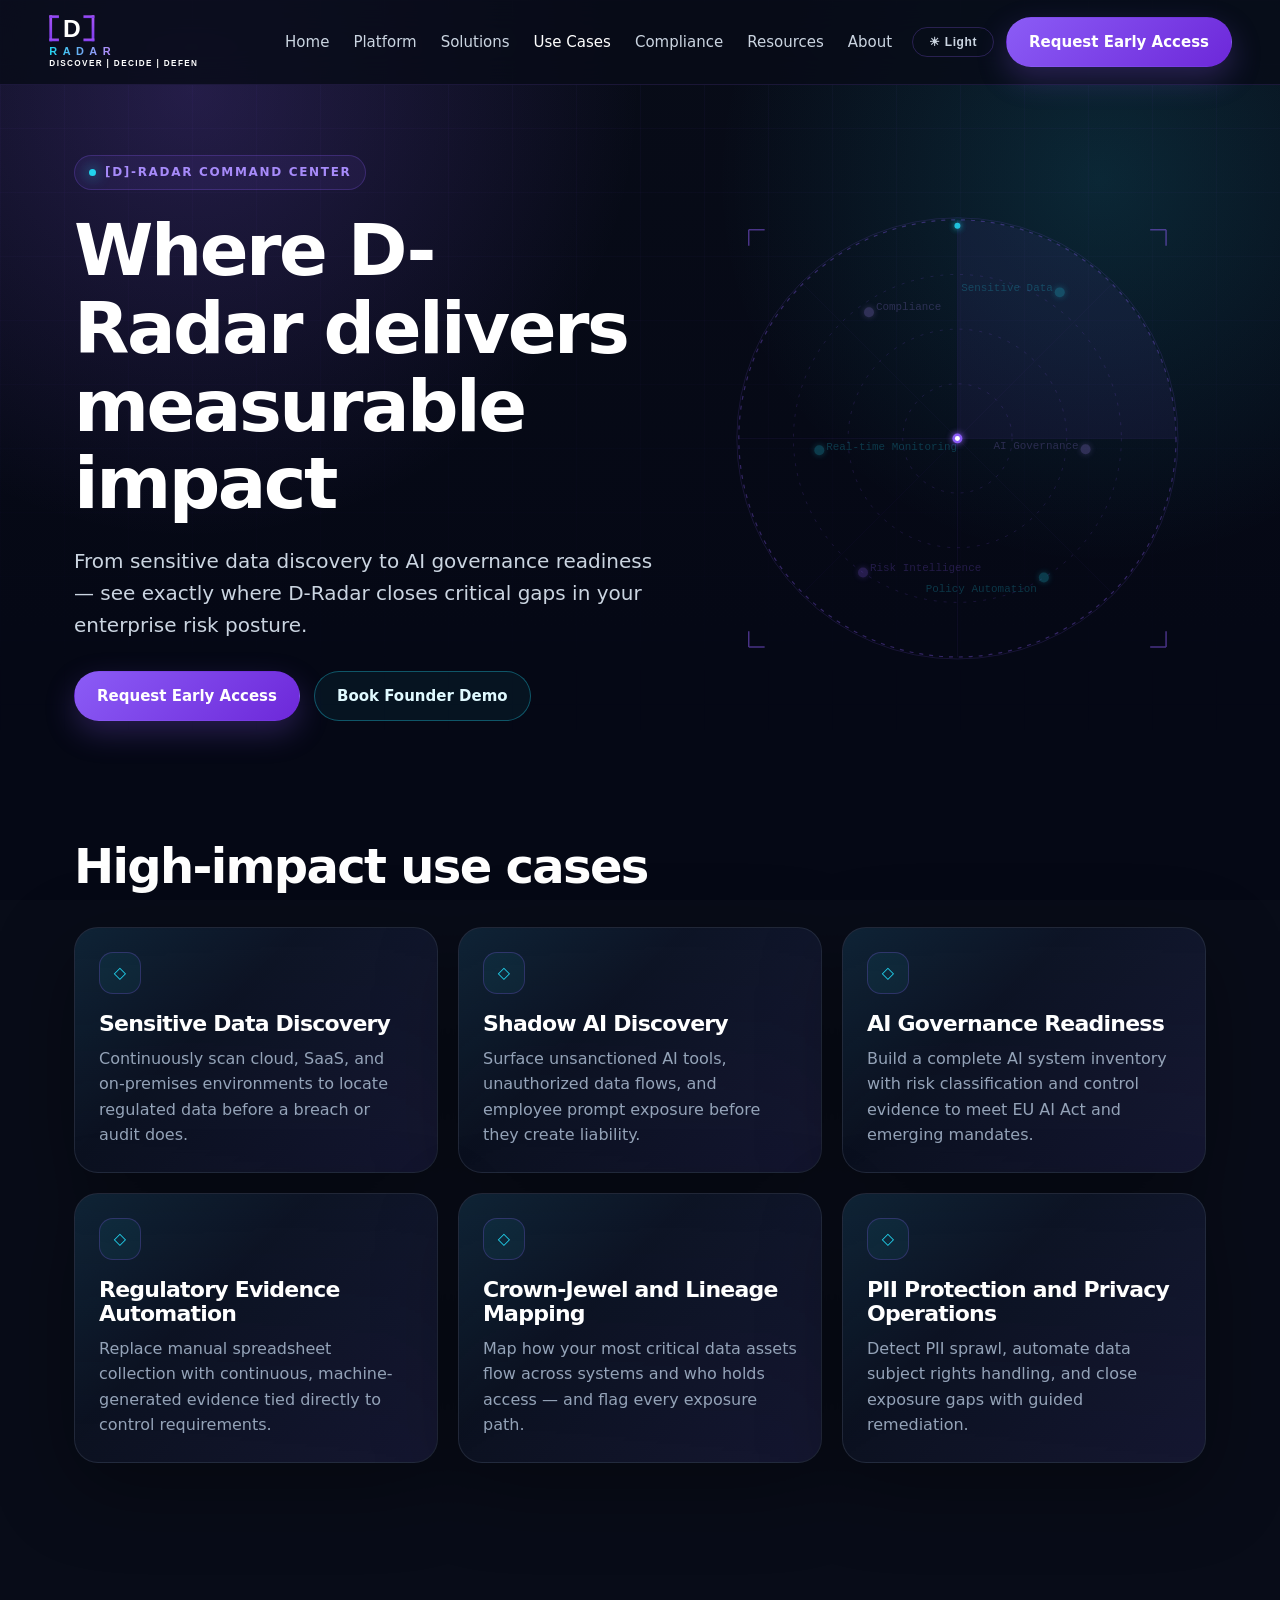
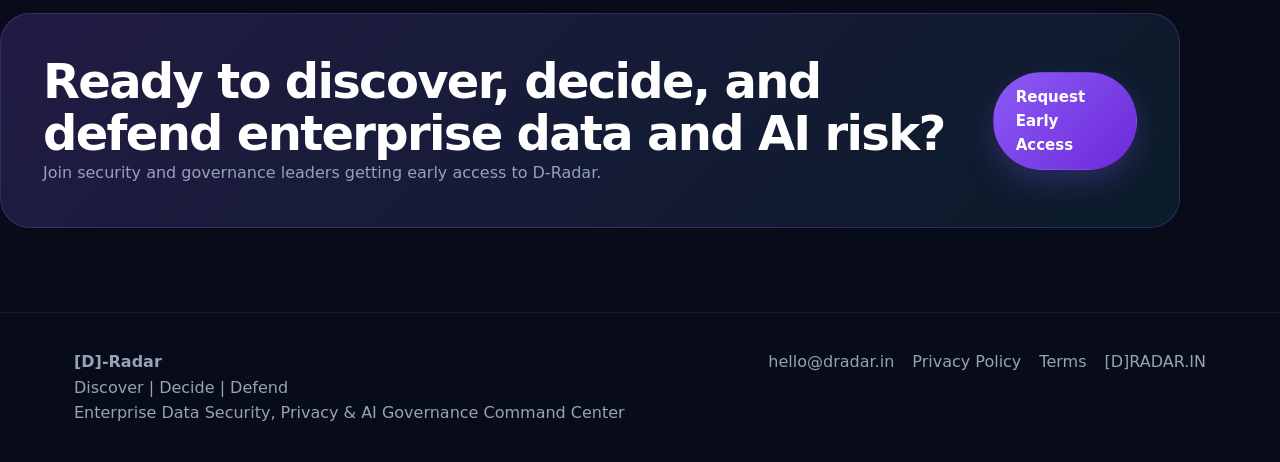
<file: use-cases.html>
<!DOCTYPE html><html lang="en"><head><meta charset="UTF-8"><meta name="viewport" content="width=device-width, initial-scale=1.0"><title>Use Cases — [D]-RADAR</title><link rel="icon" type="image/svg+xml" href="favicon.svg"/><meta name="description" content="D-Radar high-impact use cases for data and ai risk."><meta property="og:title" content="Use Cases — D-Radar"><meta property="og:description" content="D-Radar high-impact use cases for data and ai risk."><meta property="og:type" content="website"><meta property="og:url" content="https://dradar.in/use-cases.html"><meta property="og:site_name" content="D-Radar"><link rel="canonical" href="https://dradar.in/use-cases.html"><link rel="stylesheet" href="styles.css"></head><body><a class="skip-link" href="#main">Skip to content</a><header class="navbar"><div class="nav-inner"><a class="logo" href="index.html" aria-label="D-Radar home"><svg viewBox="0 0 220 82" fill="none" xmlns="http://www.w3.org/2000/svg" aria-hidden="true"><defs><linearGradient id="bracketGrad" x1="0" y1="0" x2="0" y2="1"><stop offset="0%" stop-color="#a855f7"/><stop offset="100%" stop-color="#7c3aed"/></linearGradient><linearGradient id="textGrad" x1="0" y1="0" x2="1" y2="0"><stop offset="0%" stop-color="#22d3ee"/><stop offset="100%" stop-color="#c084fc"/></linearGradient></defs><rect x="2" y="2" width="4" height="38" fill="url(#bracketGrad)"/><rect x="2" y="2" width="14" height="4" fill="url(#bracketGrad)"/><rect x="2" y="36" width="14" height="4" fill="url(#bracketGrad)"/><rect x="64" y="2" width="4" height="38" fill="url(#bracketGrad)"/><rect x="52" y="2" width="16" height="4" fill="url(#bracketGrad)"/><rect x="52" y="36" width="16" height="4" fill="url(#bracketGrad)"/><text x="35" y="34" font-family="Arial Black,Arial,sans-serif" font-weight="900" font-size="36" fill="white" text-anchor="middle" class="logo-d">D</text><text x="2" y="60" font-family="Arial,sans-serif" font-weight="700" font-size="16" fill="url(#textGrad)" letter-spacing="8">RADAR</text><text x="2" y="77" font-family="Arial,sans-serif" font-weight="700" font-size="12" fill="white" letter-spacing="2" class="logo-tagline">DISCOVER | DECIDE | DEFEND</text></svg></a><nav class="nav-links" id="nav-links" aria-label="Primary navigation"><a href="index.html">Home</a><a href="platform.html" >Platform</a><a href="solutions.html" >Solutions</a><a href="use-cases.html" aria-current="page">Use Cases</a><a href="compliance.html" >Compliance</a><a href="resources.html" >Resources</a><a href="about.html" >About</a></nav><div class="nav-actions"><button id="theme-toggle" class="theme-toggle">☀ Light</button><a class="btn btn-primary" href="about.html#contact">Request Early Access</a><button class="menu-toggle" type="button" aria-label="Open navigation menu" aria-controls="nav-links" aria-expanded="false"><svg viewBox="0 0 24 24" width="20" height="20" fill="none" stroke="currentColor" stroke-width="2.5" stroke-linecap="round" aria-hidden="true"><line x1="3" y1="6" x2="21" y2="6"/><line x1="3" y1="12" x2="21" y2="12"/><line x1="3" y1="18" x2="21" y2="18"/></svg></button></div></div></header><main id="main"><section class="hero"><div class="container hero-grid"><div><span class="eyebrow"><span class="dot"></span>[D]-Radar Command Center</span><h1>Where D-Radar delivers measurable impact</h1><p class="lead">From sensitive data discovery to AI governance readiness — see exactly where D-Radar closes critical gaps in your enterprise risk posture.</p><div class="hero-actions"><a class="btn btn-primary" href="about.html#contact">Request Early Access</a><a class="btn btn-secondary" href="about.html#contact">Book Founder Demo</a></div></div><div class="radar-panel" aria-hidden="true"><svg class="radar-svg-panel" viewBox="0 0 500 500" fill="none" xmlns="http://www.w3.org/2000/svg"><defs><filter id="pLG" x="-50%" y="-50%" width="200%" height="200%"><feGaussianBlur stdDeviation="3" result="blur"/><feMerge><feMergeNode in="blur"/><feMergeNode in="SourceGraphic"/></feMerge></filter><filter id="pBG" x="-100%" y="-100%" width="300%" height="300%"><feGaussianBlur stdDeviation="3" result="blur"/><feMerge><feMergeNode in="blur"/><feMergeNode in="SourceGraphic"/></feMerge></filter><clipPath id="pClip"><circle cx="250" cy="250" r="220"/></clipPath></defs><circle cx="250" cy="250" r="222" stroke="#8b5cf6" stroke-width="1" stroke-opacity="0.15"/><circle cx="250" cy="250" r="220" stroke="#8b5cf6" stroke-width="1.2" stroke-opacity="0.35" stroke-dasharray="4 6"/><circle cx="250" cy="250" r="165" stroke="#8b5cf6" stroke-width="0.8" stroke-opacity="0.2" stroke-dasharray="3 7"/><circle cx="250" cy="250" r="110" stroke="#8b5cf6" stroke-width="0.8" stroke-opacity="0.2" stroke-dasharray="3 7"/><circle cx="250" cy="250" r="55" stroke="#8b5cf6" stroke-width="0.8" stroke-opacity="0.2" stroke-dasharray="3 7"/><line x1="30" y1="250" x2="470" y2="250" stroke="#8b5cf6" stroke-width="0.5" stroke-opacity="0.15"/><line x1="250" y1="30" x2="250" y2="470" stroke="#8b5cf6" stroke-width="0.5" stroke-opacity="0.15"/><line x1="94" y1="94" x2="406" y2="406" stroke="#8b5cf6" stroke-width="0.4" stroke-opacity="0.1"/><line x1="406" y1="94" x2="94" y2="406" stroke="#8b5cf6" stroke-width="0.4" stroke-opacity="0.1"/><g class="ssweep" style="transform-origin:250px 250px"><path d="M250,250 L250,30 A220,220,0,0,1,470,250 Z" fill="#8b5cf6" fill-opacity="0.07" clip-path="url(#pClip)"/><line x1="250" y1="250" x2="250" y2="32" stroke="#22d3ee" stroke-width="1.8" stroke-linecap="round" filter="url(#pLG)" stroke-opacity="0.95"/><circle cx="250" cy="36" r="3" fill="#22d3ee" filter="url(#pBG)" opacity="0.9"/></g><g class="sblip" style="animation-delay:0.58s"><circle cx="353" cy="103" r="5" fill="#22d3ee" filter="url(#pBG)"/><text x="346" y="102" font-size="11" fill="#22d3ee" fill-opacity="0.9" font-family="monospace" text-anchor="end" class="rl">Sensitive Data</text></g><g class="sblip" style="animation-delay:1.58s"><circle cx="379" cy="261" r="5" fill="#a78bfa" filter="url(#pBG)"/><text font-size="11" fill="#a78bfa" fill-opacity="0.9" font-family="monospace" text-anchor="end" class="rl" x="372" y="261">AI Governance</text></g><g class="sblip" style="animation-delay:2.47s"><circle cx="337" cy="390" r="5" fill="#22d3ee" filter="url(#pBG)"/><text x="330" y="405" font-size="11" fill="#22d3ee" fill-opacity="0.9" font-family="monospace" text-anchor="end" class="rl">Policy Automation</text></g><g class="sblip" style="animation-delay:3.58s"><circle cx="155" cy="385" r="5" fill="#8b5cf6" filter="url(#pBG)"/><text x="162" y="383" font-size="11" fill="#8b5cf6" fill-opacity="0.9" font-family="monospace" text-anchor="start" class="rl">Risk Intelligence</text></g><g class="sblip" style="animation-delay:4.42s"><circle cx="111" cy="262" r="5" fill="#22d3ee" filter="url(#pBG)"/><text font-size="11" fill="#22d3ee" fill-opacity="0.9" font-family="monospace" text-anchor="start" class="rl" x="118" y="262">Real-time Monitoring</text></g><g class="sblip" style="animation-delay:5.42s"><circle cx="161" cy="123" r="5" fill="#a78bfa" filter="url(#pBG)"/><text x="168" y="121" font-size="11" fill="#a78bfa" fill-opacity="0.9" font-family="monospace" text-anchor="start" class="rl">Compliance</text></g><circle cx="250" cy="250" r="5" fill="#8b5cf6" filter="url(#pBG)"/><circle cx="250" cy="250" r="2.5" fill="#fff"/><g stroke="#8b5cf6" stroke-width="1.5" stroke-opacity="0.5"><path d="M40,40 L40,56 M40,40 L56,40"/><path d="M460,40 L460,56 M460,40 L444,40"/><path d="M40,460 L40,444 M40,460 L56,460"/><path d="M460,460 L460,444 M460,460 L444,460"/></g></svg></div></div></section><section class="section"><div class="container"><div class="section-head"><h2>High-impact use cases</h2></div><div class="grid grid-3 "><article class="card"><div class="icon">◇</div><h3>Sensitive Data Discovery</h3><p>Continuously scan cloud, SaaS, and on-premises environments to locate regulated data before a breach or audit does.</p></article><article class="card"><div class="icon">◇</div><h3>Shadow AI Discovery</h3><p>Surface unsanctioned AI tools, unauthorized data flows, and employee prompt exposure before they create liability.</p></article><article class="card"><div class="icon">◇</div><h3>AI Governance Readiness</h3><p>Build a complete AI system inventory with risk classification and control evidence to meet EU AI Act and emerging mandates.</p></article><article class="card"><div class="icon">◇</div><h3>Regulatory Evidence Automation</h3><p>Replace manual spreadsheet collection with continuous, machine-generated evidence tied directly to control requirements.</p></article><article class="card"><div class="icon">◇</div><h3>Crown-Jewel and Lineage Mapping</h3><p>Map how your most critical data assets flow across systems and who holds access — and flag every exposure path.</p></article><article class="card"><div class="icon">◇</div><h3>PII Protection and Privacy Operations</h3><p>Detect PII sprawl, automate data subject rights handling, and close exposure gaps with guided remediation.</p></article></div></div></section><section class="cta-section container"><div><h2>Ready to discover, decide, and defend enterprise data and AI risk?</h2><p>Join security and governance leaders getting early access to D-Radar.</p></div><a class="btn btn-primary" href="about.html#contact">Request Early Access</a></section></main><footer class="footer"><div class="container footer-grid"><div><strong>[D]-Radar</strong><p>Discover | Decide | Defend</p><p>Enterprise Data Security, Privacy & AI Governance Command Center</p></div><div class="footer-links"><a href="mailto:hello@dradar.in">hello@dradar.in</a><a href="privacy.html">Privacy Policy</a><a href="terms.html">Terms</a><span>[D]RADAR.IN</span></div></div></footer><script src="script.js"></script></body></html>
</file>
<file: styles.css>
:root{--bg:#080c18;--bg2:#0d1221;--panel:rgba(15,23,42,.72);--panel2:rgba(30,41,59,.52);--purple:#8b5cf6;--purple2:#a78bfa;--cyan:#22d3ee;--text:#f8fafc;--muted:#94a3b8;--soft:#cbd5e1;--border:rgba(139,92,246,.25);--line:rgba(34,211,238,.18);--shadow:0 24px 80px rgba(0,0,0,.35)}*{box-sizing:border-box}html{scroll-behavior:smooth}body{margin:0;font-family:Inter,ui-sans-serif,system-ui,-apple-system,BlinkMacSystemFont,"Segoe UI",sans-serif;background:var(--bg);color:var(--text);line-height:1.6;overflow-x:hidden}body:before{content:"";position:fixed;inset:0;z-index:-2;background:radial-gradient(circle at 15% 10%,rgba(139,92,246,.22),transparent 28rem),radial-gradient(circle at 86% 20%,rgba(34,211,238,.14),transparent 24rem),linear-gradient(180deg,var(--bg),#050815 70%)}body:after{content:"";position:fixed;inset:0;z-index:-1;background-image:linear-gradient(rgba(139,92,246,.045) 1px,transparent 1px),linear-gradient(90deg,rgba(139,92,246,.045) 1px,transparent 1px);background-size:64px 64px;mask-image:linear-gradient(to bottom,black,transparent 85%);pointer-events:none}a{color:inherit}p{margin:0;color:var(--muted)}.skip-link{position:absolute;left:-999px;top:12px;z-index:999;background:var(--cyan);color:#03131a;padding:10px 14px;border-radius:10px}.skip-link:focus{left:12px}.navbar{position:sticky;top:0;z-index:100;background:rgba(8,12,24,.82);backdrop-filter:blur(16px);border-bottom:1px solid rgba(139,92,246,.14)}.nav-inner{padding:14px 48px;display:flex;align-items:center;gap:20px}.logo{display:flex;align-items:center;text-decoration:none}.logo svg{width:150px;height:auto}.nav-links{display:flex;align-items:center;gap:24px;margin-left:auto}.nav-links a{font-size:15px;color:var(--soft);text-decoration:none}.nav-links a:hover,.nav-links a[aria-current=page]{color:#fff}.nav-actions{display:flex;gap:12px;align-items:center}.menu-toggle{display:none;background:transparent;border:1px solid var(--border);color:var(--purple2);border-radius:10px;padding:8px 10px;cursor:pointer;line-height:0;transition:.2s}.menu-toggle:hover{background:rgba(139,92,246,.12)}.btn{display:inline-flex;align-items:center;justify-content:center;gap:8px;border:1px solid transparent;border-radius:999px;padding:12px 22px;font-weight:800;font-size:15px;text-decoration:none;cursor:pointer;transition:.2s ease;min-height:44px}.btn-primary{background:linear-gradient(135deg,var(--purple),#6d28d9);color:#fff;box-shadow:0 12px 30px rgba(139,92,246,.25)}.btn-primary:hover{transform:translateY(-1px);box-shadow:0 16px 36px rgba(139,92,246,.34)}.btn-secondary{border-color:rgba(34,211,238,.35);color:#e0faff;background:rgba(34,211,238,.06)}.btn-secondary:hover{border-color:var(--cyan);background:rgba(34,211,238,.12)}main{min-height:70vh}.container{max-width:1180px;margin:auto;padding:0 24px}.section{padding:66px 0}.hero{padding:70px 0 54px}.hero-grid{display:grid;grid-template-columns:1.08fr .92fr;gap:52px;align-items:center}.eyebrow,.badge{display:inline-flex;align-items:center;gap:9px;width:max-content;max-width:100%;padding:7px 14px;border:1px solid var(--border);border-radius:999px;background:rgba(139,92,246,.08);color:var(--purple2);font-size:12px;letter-spacing:.14em;text-transform:uppercase;font-weight:900}.dot{width:7px;height:7px;border-radius:50%;background:var(--cyan);box-shadow:0 0 14px var(--cyan)}h1,h2,h3{margin:0;color:#fff;line-height:1.08;letter-spacing:-.035em}h1{font-size:clamp(40px,6vw,72px);margin-top:22px}h2{font-size:clamp(30px,4vw,48px)}h3{font-size:22px}.lead{font-size:clamp(17px,2vw,20px);color:var(--soft);max-width:760px;margin-top:22px}.audience{margin-top:18px;color:#e2e8f0;font-weight:700}.hero-actions{display:flex;flex-wrap:wrap;gap:14px;margin-top:30px}.section-head{max-width:790px;margin-bottom:34px}.section-head p{margin-top:14px;font-size:17px}.grid{display:grid;gap:20px}.grid-3{grid-template-columns:repeat(3,1fr)}.grid-2{grid-template-columns:repeat(2,1fr)}.card{position:relative;overflow:hidden;padding:24px;border:1px solid rgba(148,163,184,.16);border-radius:24px;background:linear-gradient(180deg,rgba(15,23,42,.78),rgba(15,23,42,.46));box-shadow:var(--shadow)}.card:before{content:"";position:absolute;inset:0;background:linear-gradient(135deg,rgba(34,211,238,.08),transparent 38%,rgba(139,92,246,.08));pointer-events:none}.card>*{position:relative}.card p{margin-top:10px}.icon{width:42px;height:42px;border-radius:14px;border:1px solid var(--border);display:grid;place-items:center;color:var(--cyan);background:rgba(34,211,238,.06);margin-bottom:18px}.radar-panel{position:relative;min-height:460px;overflow:visible}.radar-svg-panel{width:100%;height:100%;overflow:visible;display:block}.ssweep{transform-origin:250px 250px;animation:sweep 6s linear infinite}.sblip{animation:sblip-flash 6s ease-out infinite;opacity:.25}@keyframes sblip-flash{0%{opacity:1}15%{opacity:.7}40%{opacity:.25}100%{opacity:.25}}.radar{position:absolute;inset:35px;border:1px dashed rgba(34,211,238,.28);border-radius:50%;background:repeating-radial-gradient(circle,transparent 0 62px,rgba(139,92,246,.18) 63px 64px)}.radar:before{content:"";position:absolute;inset:50%;width:50%;height:2px;background:linear-gradient(90deg,var(--cyan),transparent);transform-origin:left;animation:sweep 8s linear infinite}.radar:after{content:"";position:absolute;inset:20%;border:1px solid rgba(139,92,246,.18);border-radius:50%}@keyframes sweep{to{transform:rotate(360deg)}}.blip{position:absolute;width:10px;height:10px;border-radius:50%;background:var(--cyan);box-shadow:0 0 18px var(--cyan)}.b1{left:66%;top:22%}.b2{left:28%;top:58%;background:var(--purple2)}.b3{left:58%;top:72%}.term{position:absolute;font-size:11px;font-weight:700;letter-spacing:.08em;text-transform:uppercase;padding:5px 10px;border-radius:999px;background:rgba(15,23,42,.82);border:1px solid rgba(139,92,246,.32);color:var(--purple2);white-space:nowrap;animation:pulse 3s ease-in-out infinite}.term:nth-child(odd){color:var(--cyan);border-color:rgba(34,211,238,.32)}@keyframes pulse{0%,100%{opacity:.7}50%{opacity:1}}.t1{top:8%;left:12%}.t2{top:8%;right:10%}.t3{top:32%;right:5%}.t4{bottom:30%;right:7%}.t5{bottom:10%;right:14%}.t6{bottom:10%;left:10%}.t7{bottom:30%;left:5%}.t8{top:32%;left:6%}.problem{font-size:18px;color:var(--soft);padding:30px}.layer-list{counter-reset:layer}.layer{display:grid;grid-template-columns:auto 1fr;gap:18px;align-items:start}.layer:before{counter-increment:layer;content:"0" counter(layer);font-weight:900;color:var(--cyan);font-size:14px;letter-spacing:.12em}.cta-section{margin:84px 0;padding:42px;border-radius:30px;border:1px solid var(--border);background:linear-gradient(135deg,rgba(139,92,246,.2),rgba(34,211,238,.08));display:flex;align-items:center;justify-content:space-between;gap:24px}.footer{border-top:1px solid rgba(139,92,246,.14);padding:36px 0;color:var(--muted)}.footer-grid{display:flex;justify-content:space-between;gap:24px;flex-wrap:wrap}.footer a{color:var(--muted);text-decoration:none}.footer a:hover{color:var(--purple2)}.footer-links{display:flex;gap:18px;flex-wrap:wrap}.form{display:grid;gap:16px}.form-row{display:grid;grid-template-columns:1fr 1fr;gap:16px}.field label{display:block;font-weight:800;font-size:14px;margin-bottom:7px}.field input,.field select,.field textarea{width:100%;border:1px solid rgba(148,163,184,.25);background:rgba(15,23,42,.76);color:#fff;border-radius:14px;padding:13px 14px;font:inherit}.field textarea{min-height:130px;resize:vertical}.field input:focus,.field select:focus,.field textarea:focus{outline:2px solid rgba(34,211,238,.55);outline-offset:2px}.notice{border-left:3px solid var(--cyan);padding:18px 20px;background:rgba(34,211,238,.07);border-radius:16px;color:var(--soft)}.theme-toggle{background:transparent;border:1px solid var(--border);color:var(--soft);border-radius:999px;padding:7px 16px;font-size:12px;font-weight:700;cursor:pointer;letter-spacing:.05em;transition:.2s;white-space:nowrap}.theme-toggle:hover{background:rgba(139,92,246,.1)}body.light{background:#f8f9ff;color:#1e1b4b}body.light:before{background:radial-gradient(circle at 15% 10%,rgba(79,70,229,.1),transparent 28rem),radial-gradient(circle at 86% 20%,rgba(99,102,241,.07),transparent 24rem),linear-gradient(180deg,#f8f9ff,#eef2ff 70%)}body.light:after{background-image:linear-gradient(rgba(79,70,229,.04) 1px,transparent 1px),linear-gradient(90deg,rgba(79,70,229,.04) 1px,transparent 1px)}body.light p{color:#64748b}body.light .navbar{background:rgba(255,255,255,.95);border-bottom-color:rgba(79,70,229,.15)}body.light .nav-links a{color:#374151}body.light .nav-links a:hover,body.light .nav-links a[aria-current=page]{color:#4f46e5}body.light h1,body.light h2,body.light h3{color:#1e1b4b}body.light .lead{color:#374151}body.light .soft{color:#374151}body.light .eyebrow,body.light .badge{background:rgba(79,70,229,.08);border-color:rgba(79,70,229,.25);color:#4f46e5}body.light .dot{background:#4f46e5;box-shadow:0 0 14px #4f46e5}body.light .card{background:linear-gradient(180deg,#fff,#f0f4ff);border-color:rgba(79,70,229,.15)}body.light .card:before{background:linear-gradient(135deg,rgba(79,70,229,.06),transparent 38%,rgba(99,102,241,.04))}body.light .icon{background:rgba(79,70,229,.08);border-color:rgba(79,70,229,.25);color:#4f46e5}body.light .btn-primary{background:linear-gradient(135deg,#4f46e5,#4338ca);box-shadow:0 12px 30px rgba(79,70,229,.25)}body.light .btn-secondary{border-color:rgba(79,70,229,.35);color:#1e1b4b;background:rgba(79,70,229,.06)}body.light .btn-secondary:hover{border-color:#4f46e5;background:rgba(79,70,229,.12)}body.light .footer{border-top-color:rgba(79,70,229,.14)}body.light .footer p,body.light .footer span,body.light .footer-links a{color:#64748b}body.light .footer-links a:hover{color:#4f46e5}body.light .cta-section{background:linear-gradient(135deg,rgba(79,70,229,.12),rgba(99,102,241,.05));border-color:rgba(79,70,229,.2)}body.light .problem{color:#374151}body.light .section-head p{color:#64748b}body.light .field input,body.light .field select,body.light .field textarea{background:#fff;border-color:rgba(79,70,229,.25);color:#1e1b4b}body.light .notice{background:rgba(79,70,229,.07);color:#374151}body.light .theme-toggle{border-color:rgba(79,70,229,.3);color:#4f46e5}body.light .menu-toggle{border-color:rgba(79,70,229,.3);color:#1e1b4b}body.light .radar-svg-panel text{fill:#1e1b4b !important;fill-opacity:1 !important}body.light .rl{fill:#1e1b4b !important;fill-opacity:1 !important}body.light .radar-svg text{fill:#1e1b4b !important;fill-opacity:1 !important}body.light .sblip{opacity:1 !important;animation:none !important}body.light .radar-svg-panel text{fill:#0f172a !important;fill-opacity:1 !important}body.light .rl{fill:#0f172a !important;fill-opacity:1 !important}body.light .sblip circle,body.light .blip{opacity:0.9}body.light .logo-d{fill:#1e1b4b}body.light .logo-tagline{fill:#000000 !important}body.light .lead{color:#374151}body.light .section-head p{color:#374151}body.light .card{background:linear-gradient(180deg,#fff,#f0f4ff);border-color:rgba(79,70,229,.15)}body.light .card h3{color:#1e1b4b}body.light .card p{color:#374151}body.light .notice{background:rgba(79,70,229,.07);border-left-color:#4f46e5;color:#374151}@media(max-width:1024px){.menu-toggle{display:inline-flex}.nav-links{position:absolute;left:0;right:0;top:100%;display:none;flex-direction:column;align-items:stretch;padding:8px 0;border-bottom:1px solid var(--border);background:rgba(8,12,24,.97);backdrop-filter:blur(16px)}.nav-links.open{display:flex}.nav-links a{padding:14px 24px;border-bottom:1px solid rgba(139,92,246,.08)}.nav-links a:last-child{border-bottom:none}.nav-actions .btn{display:none}.hero-grid,.grid-3,.grid-2{grid-template-columns:1fr}.hero{padding-top:66px}.radar-panel{min-height:360px}.cta-section{align-items:flex-start;flex-direction:column}.form-row{grid-template-columns:1fr}}@media(max-width:560px){.nav-inner,.container{padding-left:18px;padding-right:18px}.section{padding:58px 0}.logo svg{width:126px}.hero-actions{flex-direction:column}.btn{width:100%}.card{padding:20px}.radar-panel{min-height:300px}h1{font-size:39px}}
</file>
